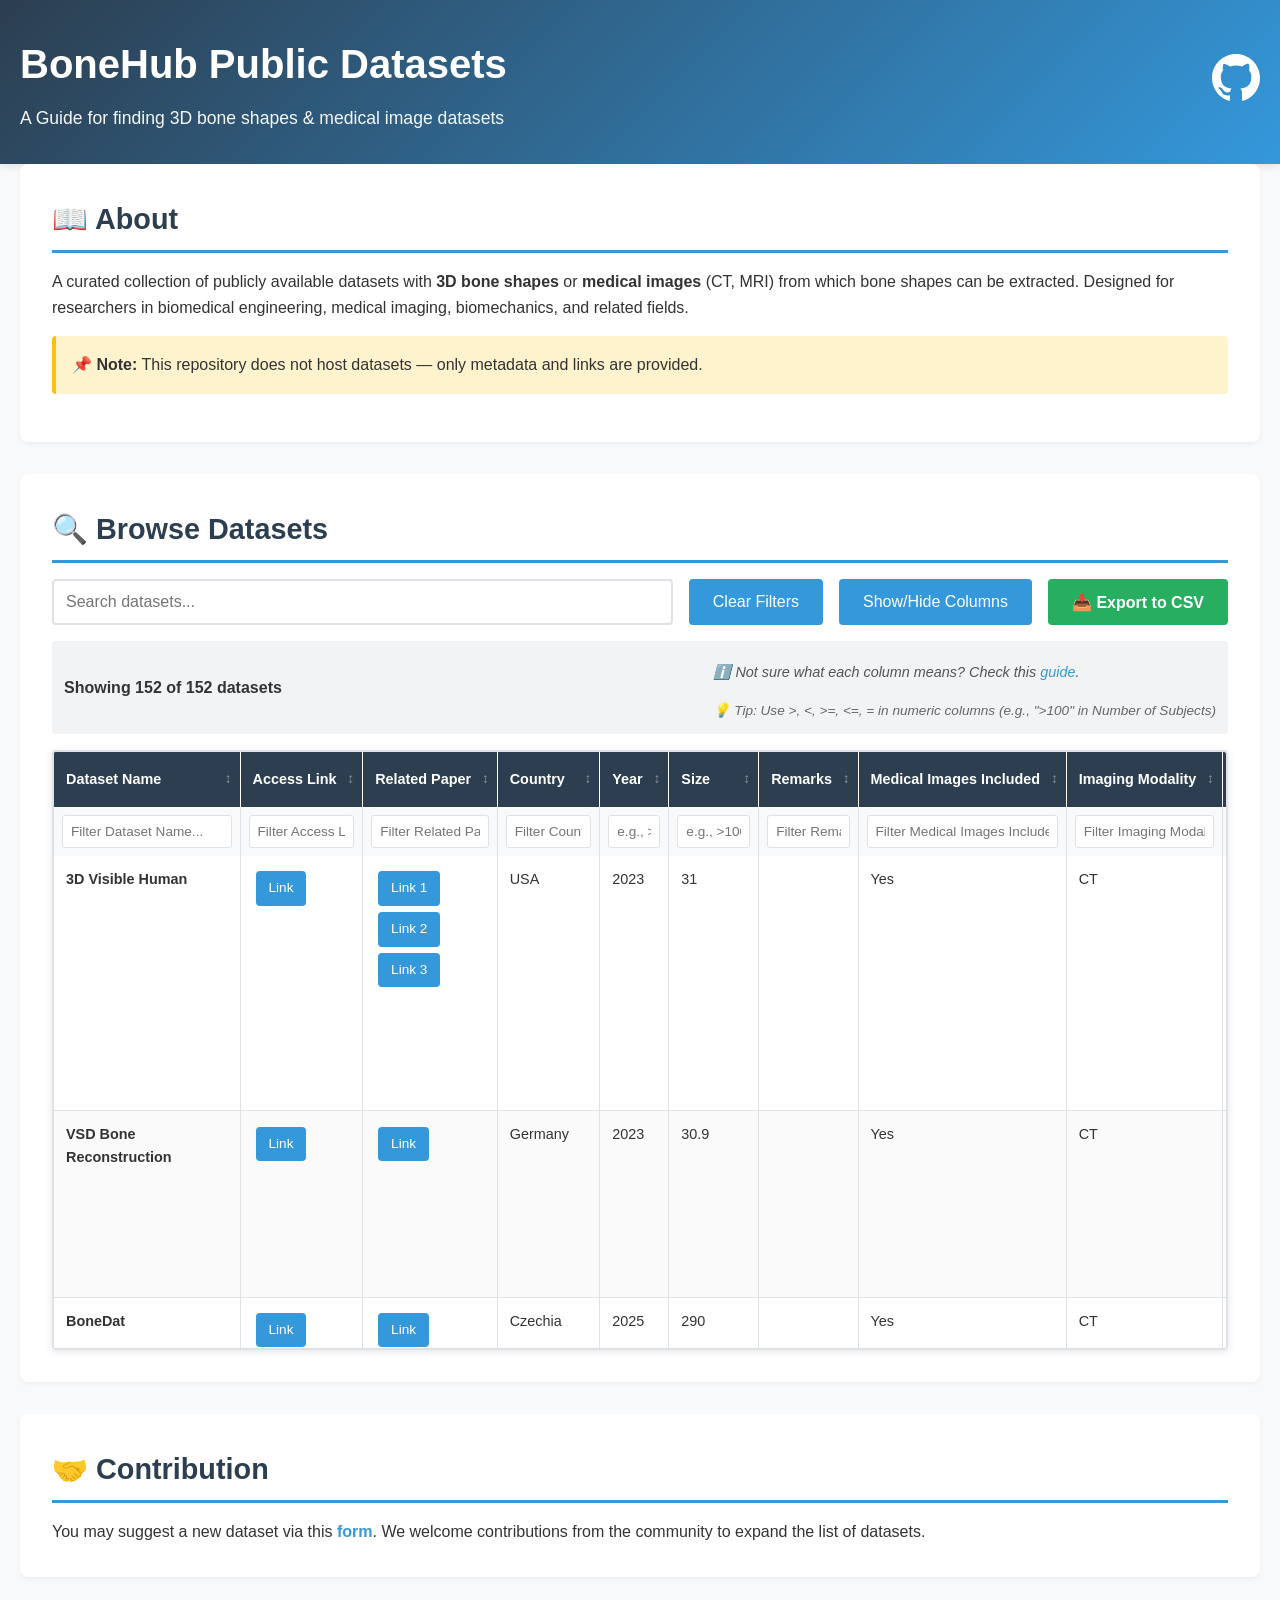
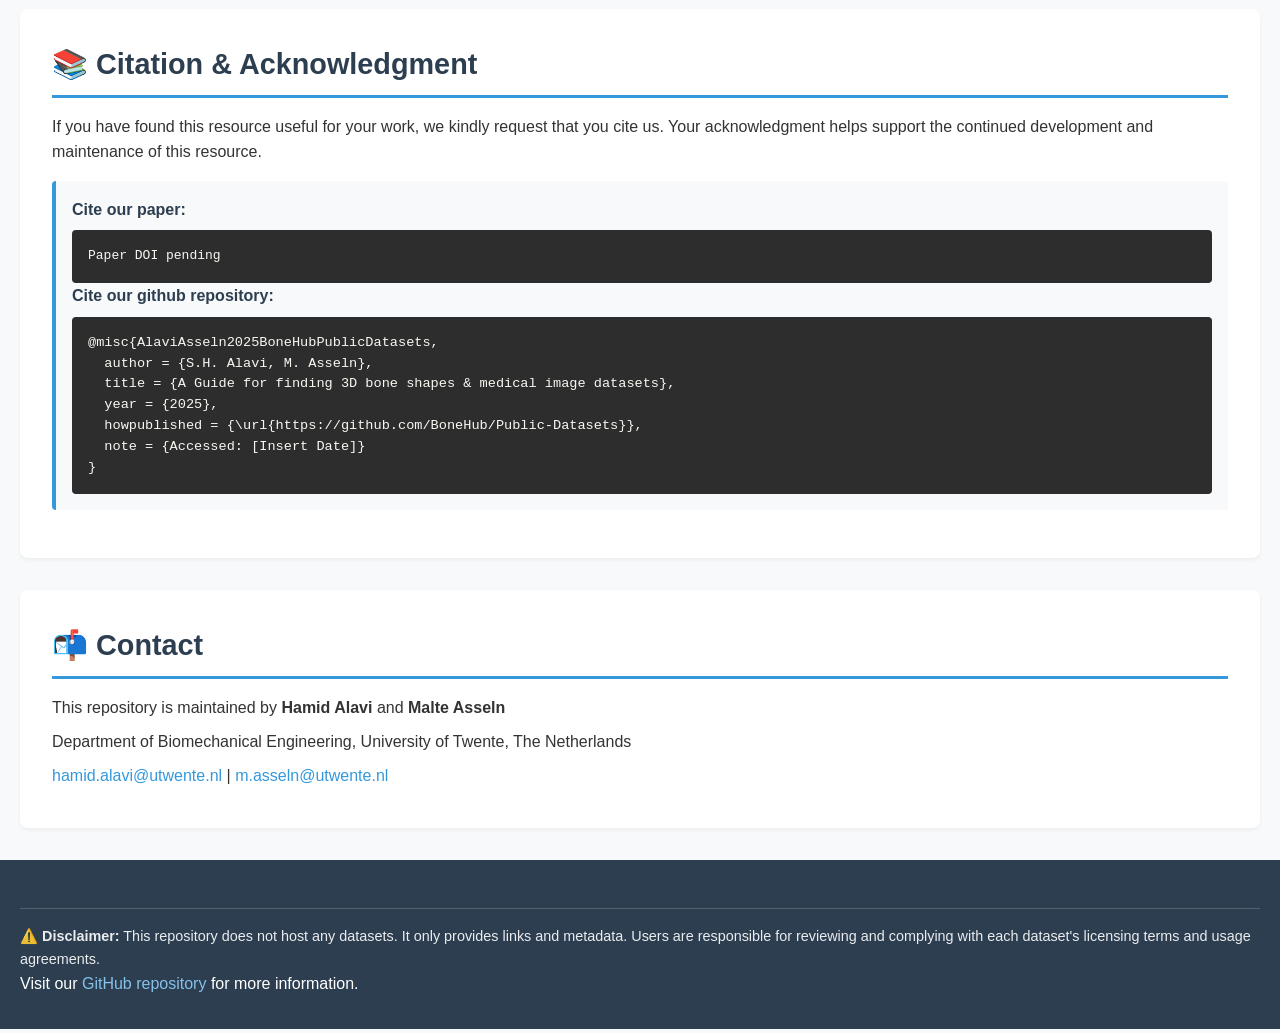
<file: docs/index.html>
<!DOCTYPE html>
<html lang="en">

<head>
    <meta charset="UTF-8">
    <meta name="viewport" content="width=device-width, initial-scale=1.0">
    <title>BoneHub Public Datasets</title>
    <link rel="stylesheet" href="styles.css">
</head>

<body>
    <header>
        <div class="container">
            <div style="display: flex; align-items: center; justify-content: space-between; flex-wrap: wrap;">
                <div>
                    <h1>BoneHub Public Datasets</h1>
                    <p class="subtitle">A Guide for finding 3D bone shapes & medical image datasets</p>
                </div>
                <a href="https://github.com/BoneHub/Public-Datasets" target="_blank" rel="noopener noreferrer"
                    style="color: white; text-decoration: none; transition: opacity 0.2s;" title="View on GitHub"
                    onmouseover="this.style.opacity='0.7'" onmouseout="this.style.opacity='1'">
                    <svg width="48" height="48" viewBox="0 0 16 16" fill="white" xmlns="http://www.w3.org/2000/svg">
                        <path
                            d="M8 0C3.58 0 0 3.58 0 8c0 3.54 2.29 6.53 5.47 7.59.4.07.55-.17.55-.38 0-.19-.01-.82-.01-1.49-2.01.37-2.53-.49-2.69-.94-.09-.23-.48-.94-.82-1.13-.28-.15-.68-.52-.01-.53.63-.01 1.08.58 1.23.82.72 1.21 1.87.87 2.33.66.07-.52.28-.87.51-1.07-1.78-.2-3.64-.89-3.64-3.95 0-.87.31-1.59.82-2.15-.08-.2-.36-1.02.08-2.12 0 0 .67-.21 2.2.82.64-.18 1.32-.27 2-.27.68 0 1.36.09 2 .27 1.53-1.04 2.2-.82 2.2-.82.44 1.1.16 1.92.08 2.12.51.56.82 1.27.82 2.15 0 3.07-1.87 3.75-3.65 3.95.29.25.54.73.54 1.48 0 1.07-.01 1.93-.01 2.2 0 .21.15.46.55.38A8.013 8.013 0 0016 8c0-4.42-3.58-8-8-8z" />
                    </svg>
                </a>
            </div>
        </div>
    </header>

    <main class="container">
        <section class="about">
            <h2>📖 About</h2>
            <p>
                A curated collection of publicly available datasets with <strong>3D bone shapes</strong> or
                <strong>medical images</strong>
                (CT, MRI) from which bone shapes can be extracted. Designed for researchers in biomedical engineering,
                medical imaging,
                biomechanics, and related fields.
            </p>
            <p class="note">
                <strong>📌 Note:</strong> This repository does not host datasets — only metadata and links are provided.
            </p>
        </section>

        <section class="search-section">
            <h2>🔍 Browse Datasets</h2>
            <div class="search-controls">
                <input type="text" id="searchInput" placeholder="Search datasets..." aria-label="Search datasets">
                <button id="clearFilters" class="btn-secondary">Clear Filters</button>
                <button id="toggleColumns" class="btn-secondary">Show/Hide Columns</button>
                <button id="exportCSV" class="btn-export">📥 Export to CSV</button>
            </div>
            <div class="stats">
                <span id="datasetCount">Loading datasets...</span>
                <span class="filter-hint" style="float: right; font-style: italic; color: #666; font-size: 0.85rem;">
                    <p style="font-size: 0.9rem; color: #555; margin-top: 0.5rem; margin-bottom: 1rem;">
                        ℹ️ Not sure what each column means? Check this
                        <a href="https://github.com/BoneHub/Public-Datasets/blob/main/data/README.md" target="_blank"
                            rel="noopener noreferrer">guide</a>.
                    </p>
                    <p>💡 Tip: Use &gt;, &lt;, &gt;=, &lt;=, = in numeric columns (e.g., "&gt;100" in Number of
                        Subjects)</p>
                </span>
            </div>
            <div id="columnToggles" class="column-toggles" style="display: none;">
                <h3>Select Columns to Display</h3>
                <div id="columnCheckboxes" class="checkbox-grid">
                    <!-- Column checkboxes will be dynamically generated -->
                </div>
            </div>

            <div class="table-container">
                <table id="datasetsTable">
                    <thead>
                        <tr id="tableHeader">
                            <!-- Headers will be dynamically generated -->
                        </tr>
                        <tr id="filterRow">
                            <!-- Filter inputs will be dynamically generated -->
                        </tr>
                    </thead>
                    <tbody id="tableBody">
                        <!-- Data rows will be dynamically generated -->
                    </tbody>
                </table>
            </div>
        </section>

        <section class="contribution">
            <h2>🤝 Contribution</h2>
            <p>You may suggest a new dataset via this <strong><a
                        href="https://github.com/BoneHub/Public-Datasets/issues/new?template=new-dataset-suggestion.yml"
                        target="_blank">form</a></strong>. We welcome contributions from the community to expand the
                list of datasets.</p>
        </section>

        <section class="citation">
            <h2>📚 Citation & Acknowledgment</h2>
            <p>If you have found this resource useful for your work, we kindly request that you cite us. Your
                acknowledgment helps support the continued development and maintenance of this resource.</p>
            <div class="citation-box">
                <h3>Cite our paper:</h3>
                <pre>Paper DOI pending</pre>
                <h3>Cite our github repository:</h3>
                <pre><code>@misc{AlaviAsseln2025BoneHubPublicDatasets,
  author = {S.H. Alavi, M. Asseln},
  title = {A Guide for finding 3D bone shapes & medical image datasets},
  year = {2025},
  howpublished = {\url{https://github.com/BoneHub/Public-Datasets}},
  note = {Accessed: [Insert Date]}
}</code></pre>
            </div>
        </section>

        <section class="contact">
            <h2>📬 Contact</h2>
            <p>This repository is maintained by <strong>Hamid Alavi</strong> and <strong>Malte Asseln</strong></p>
            <p>Department of Biomechanical Engineering, University of Twente, The Netherlands</p>
            <p>
                <a href="mailto:hamid.alavi@utwente.nl">hamid.alavi@utwente.nl</a> |
                <a href="mailto:m.asseln@utwente.nl">m.asseln@utwente.nl</a>
            </p>
        </section>
    </main>

    <footer>
        <div class="container">
            <p class="disclaimer">
                <strong>⚠️ Disclaimer:</strong> This repository does not host any datasets. It only provides links and
                metadata.
                Users are responsible for reviewing and complying with each dataset's licensing terms and usage
                agreements.
            </p>
            <p>
                Visit our <a href="https://github.com/BoneHub/Public-Datasets" target="_blank">GitHub repository</a> for
                more information.
            </p>
        </div>
    </footer>

    <script src="data.js"></script>
    <script src="app.js"></script>
</body>

</html>
</file>
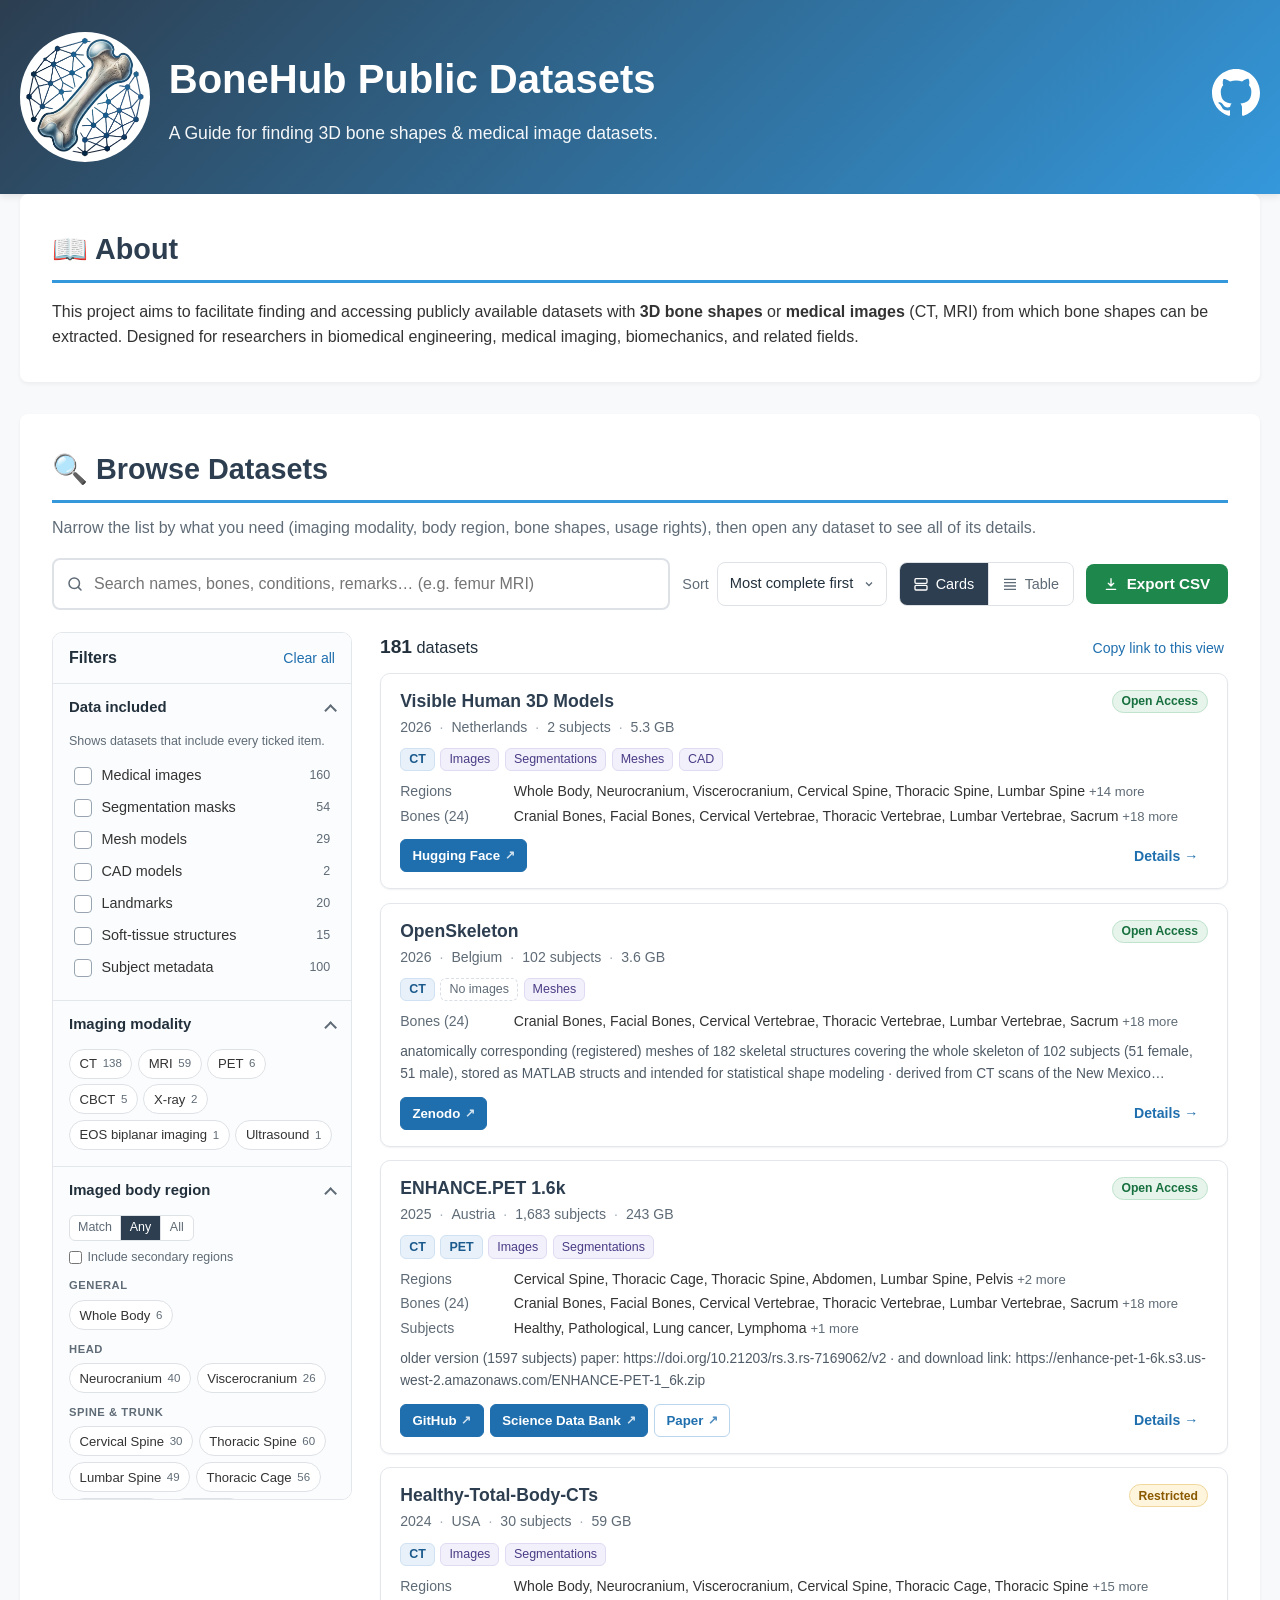
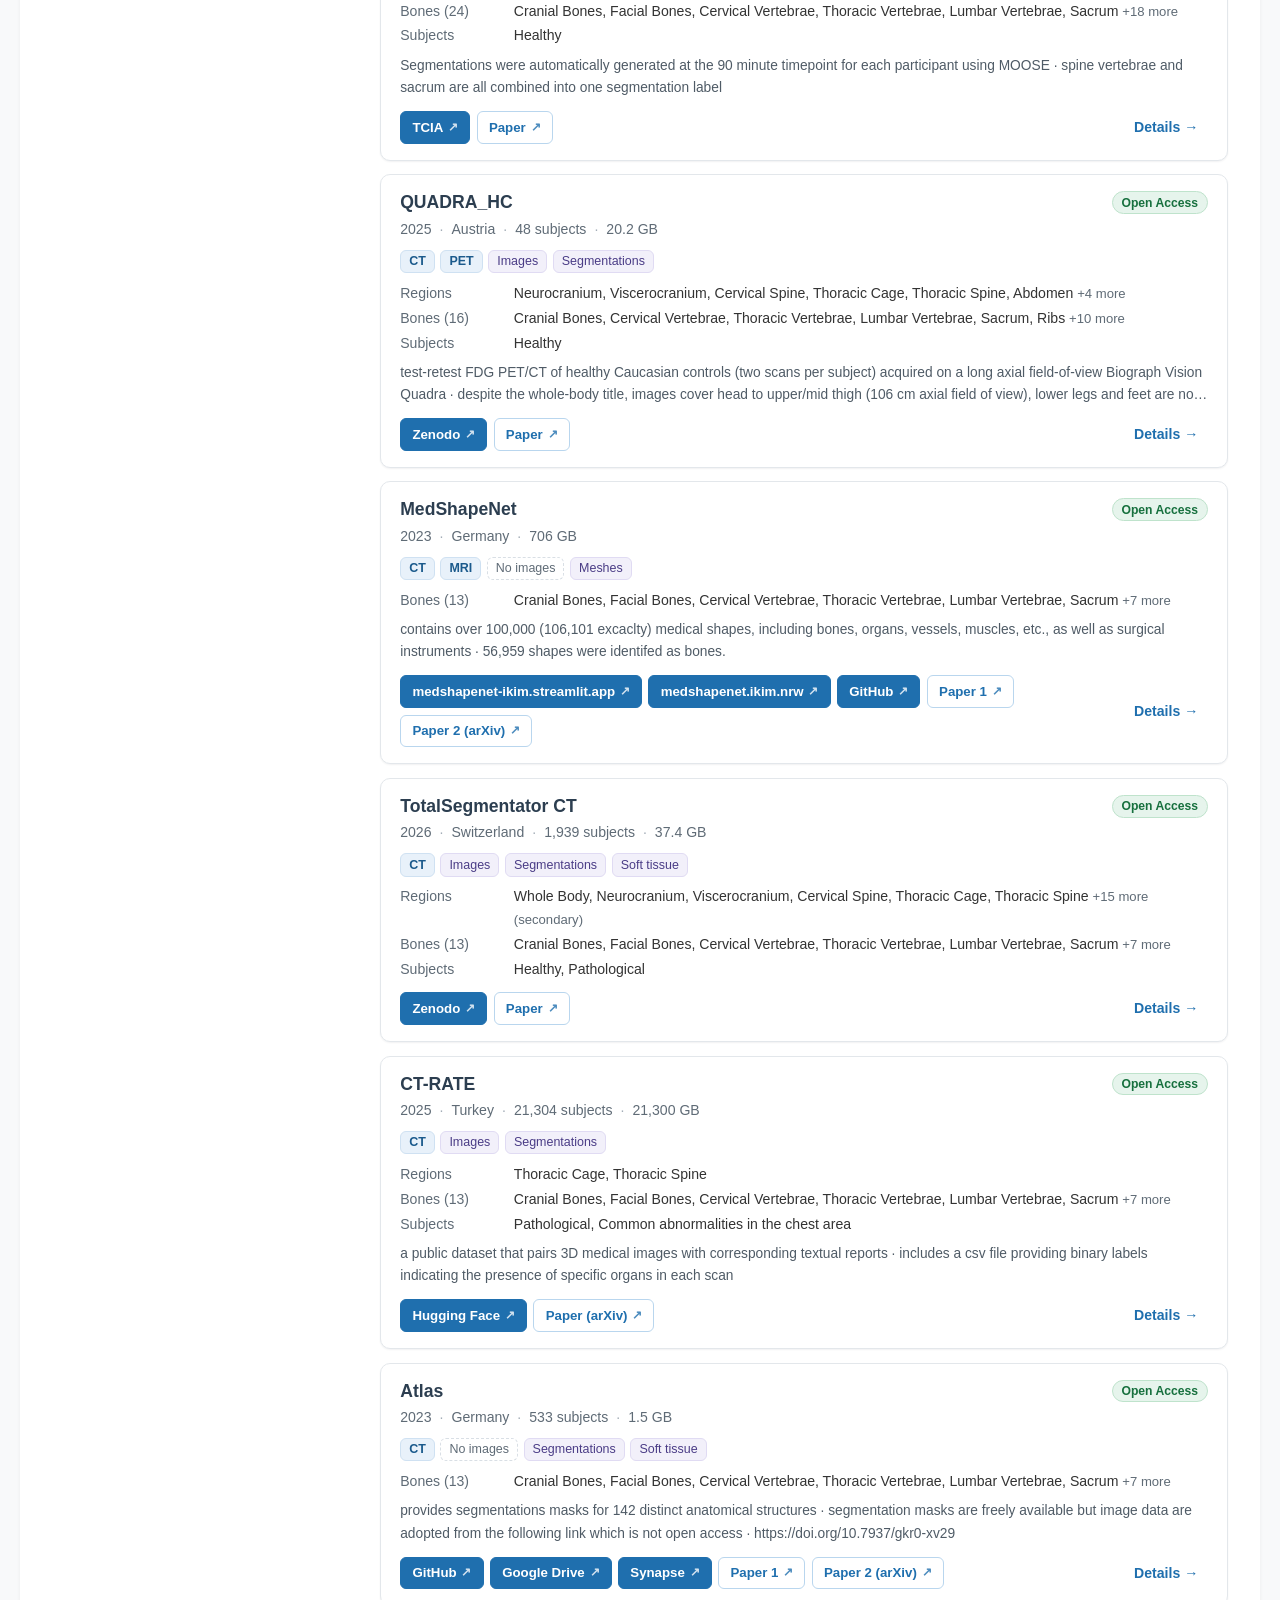
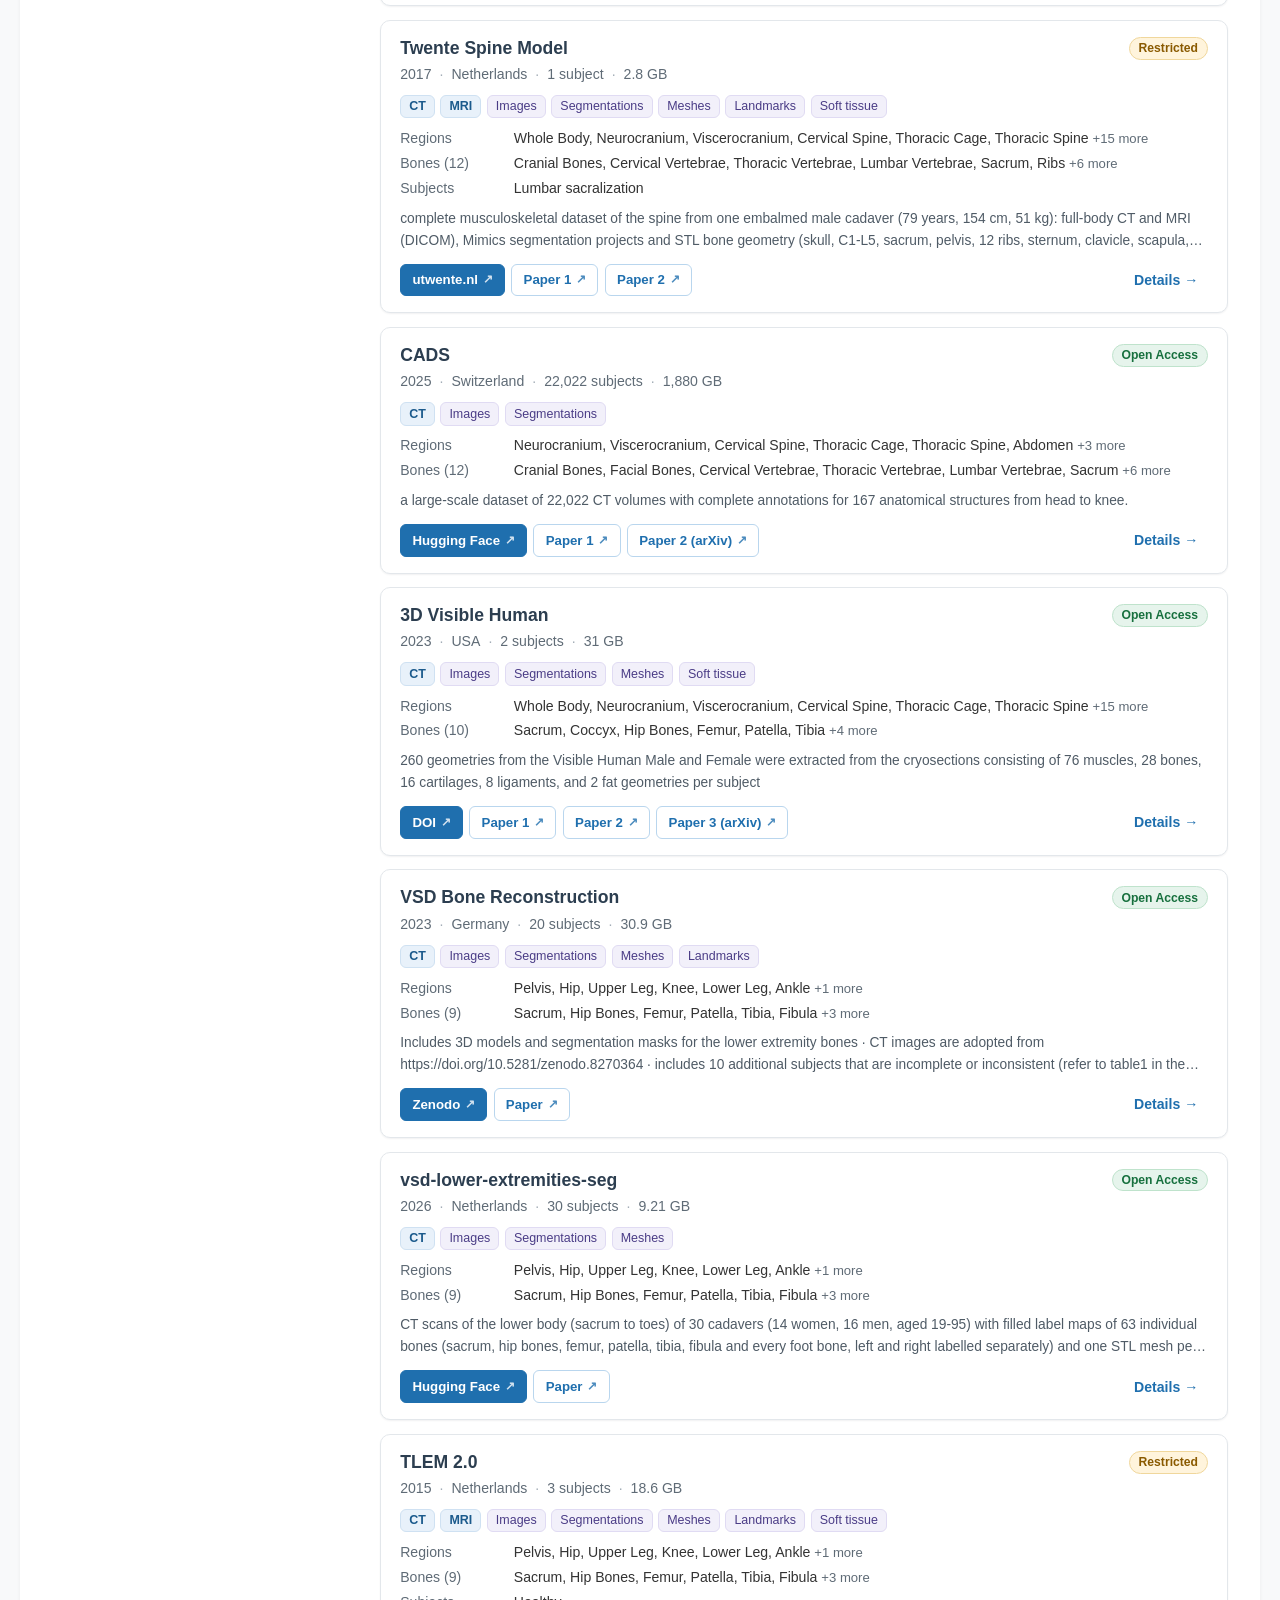
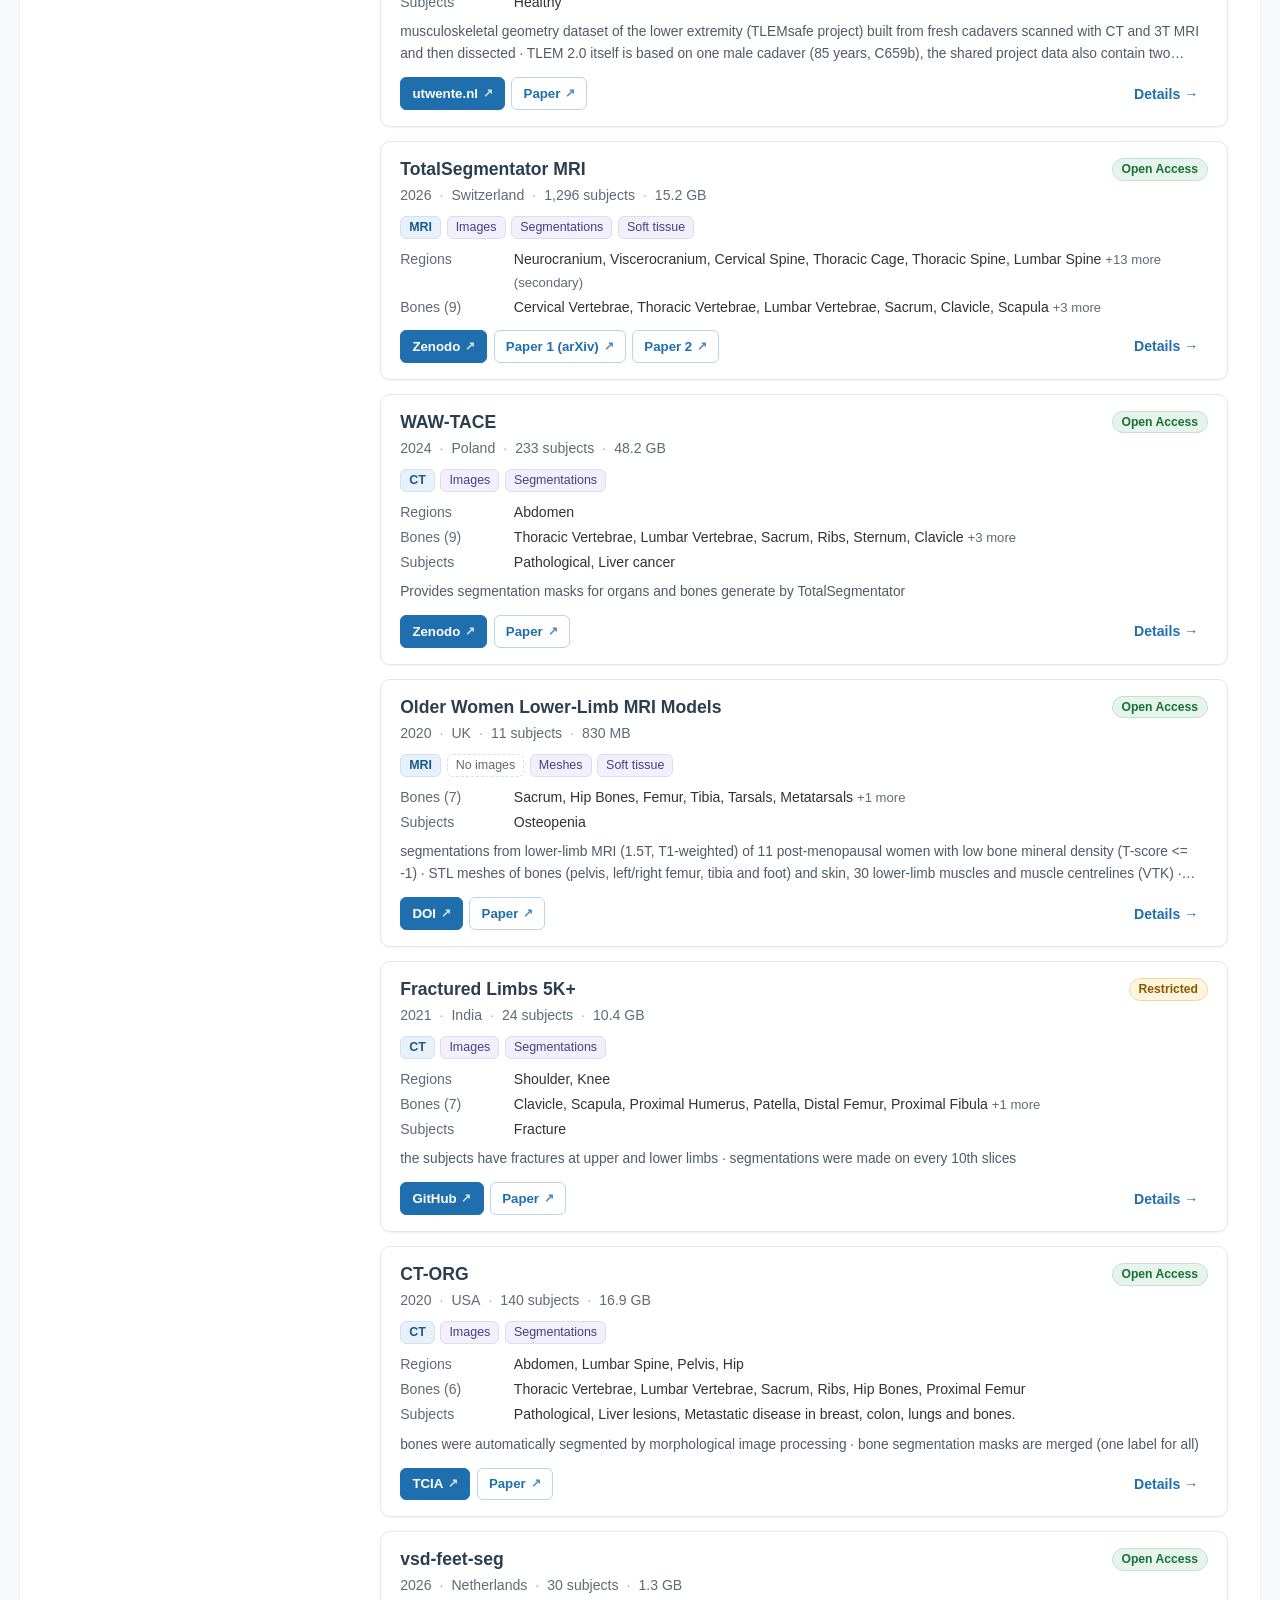
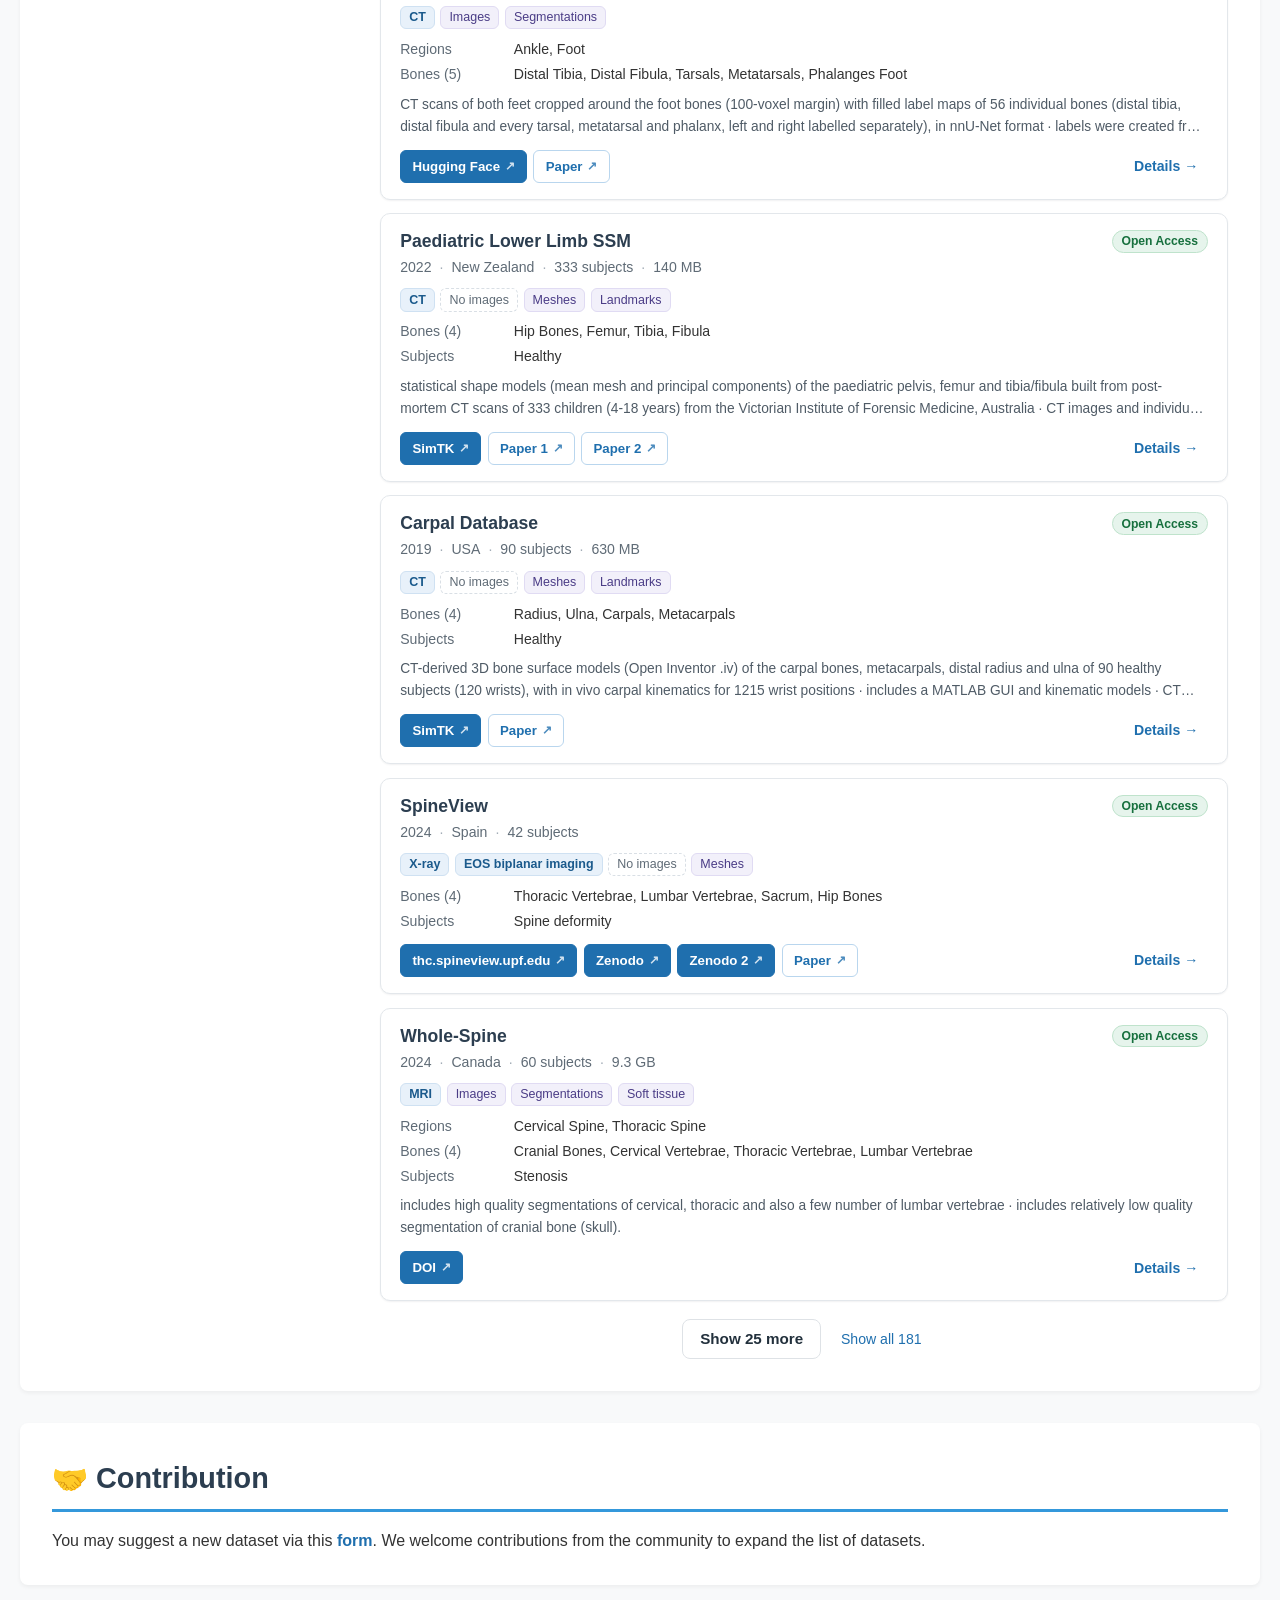
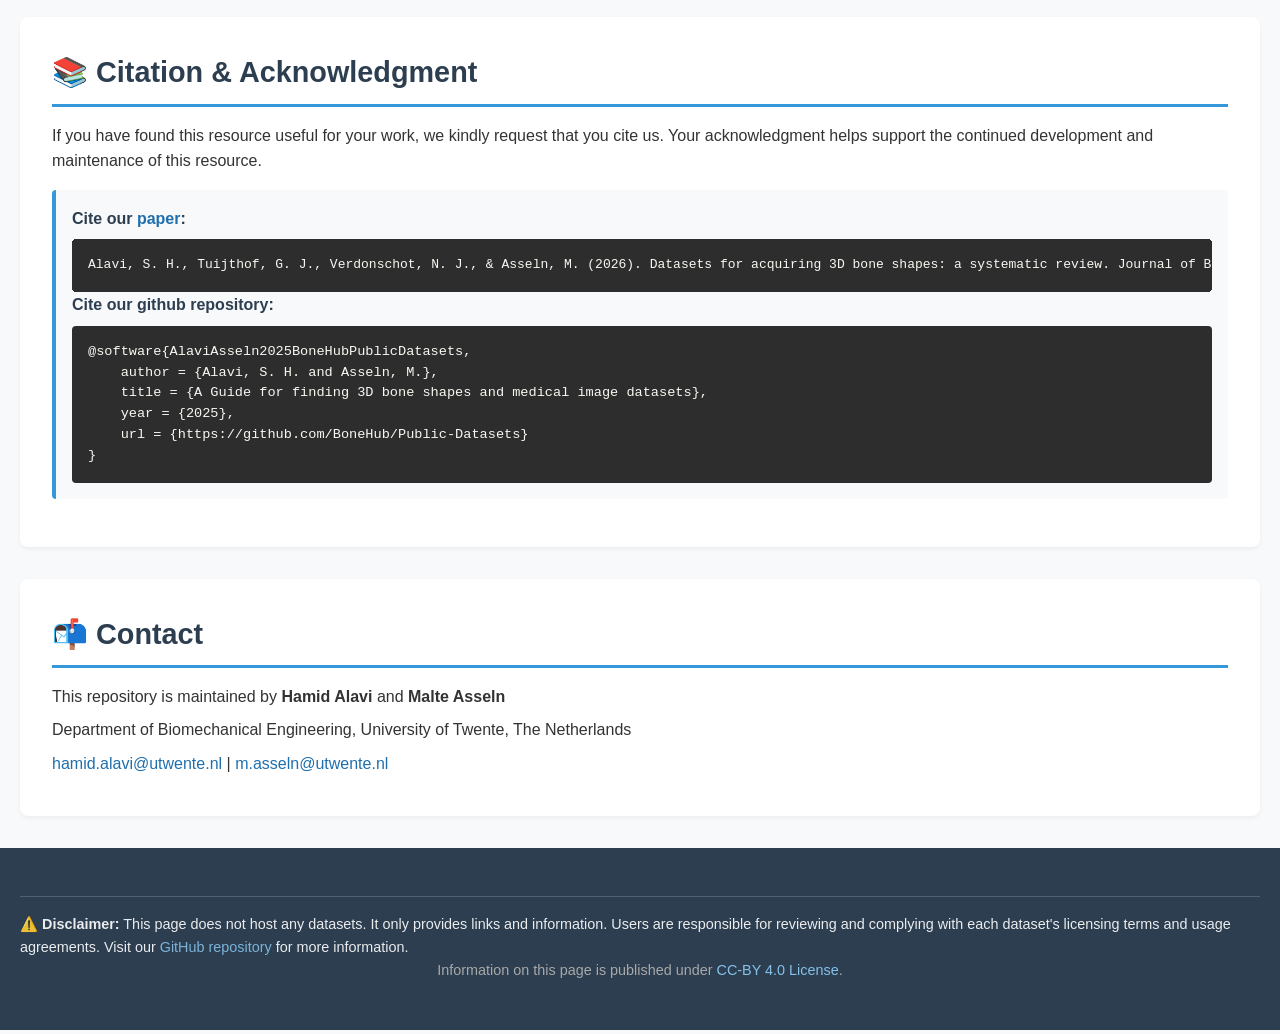
<file: webpage/index.html>
<!DOCTYPE html>
<html lang="en">

<head>
    <meta charset="UTF-8">
    <meta name="viewport" content="width=device-width, initial-scale=1.0">
    <title>BoneHub Public Datasets</title>
    <link rel="stylesheet" href="styles.css">
</head>

<body>
    <header>
        <div class="container">
            <div class="header-top">
                <a href="https://bonehub.github.io" target="_blank" rel="noopener noreferrer" class="site-logo-link"
                    title="Visit BoneHub">
                    <img src="logo.png" alt="BoneHub logo" class="site-logo">
                </a>
                <div class="header-intro">
                    <h1>BoneHub Public Datasets</h1>
                    <p class="subtitle">A Guide for finding 3D bone shapes & medical image datasets.</p>
                </div>
                <a href="https://github.com/BoneHub/Public-Datasets" target="_blank" rel="noopener noreferrer"
                    class="github-link" title="View on GitHub">
                    <svg width="48" height="48" viewBox="0 0 16 16" fill="white" xmlns="http://www.w3.org/2000/svg">
                        <path
                            d="M8 0C3.58 0 0 3.58 0 8c0 3.54 2.29 6.53 5.47 7.59.4.07.55-.17.55-.38 0-.19-.01-.82-.01-1.49-2.01.37-2.53-.49-2.69-.94-.09-.23-.48-.94-.82-1.13-.28-.15-.68-.52-.01-.53.63-.01 1.08.58 1.23.82.72 1.21 1.87.87 2.33.66.07-.52.28-.87.51-1.07-1.78-.2-3.64-.89-3.64-3.95 0-.87.31-1.59.82-2.15-.08-.2-.36-1.02.08-2.12 0 0 .67-.21 2.2.82.64-.18 1.32-.27 2-.27.68 0 1.36.09 2 .27 1.53-1.04 2.2-.82 2.2-.82.44 1.1.16 1.92.08 2.12.51.56.82 1.27.82 2.15 0 3.07-1.87 3.75-3.65 3.95.29.25.54.73.54 1.48 0 1.07-.01 1.93-.01 2.2 0 .21.15.46.55.38A8.013 8.013 0 0016 8c0-4.42-3.58-8-8-8z" />
                    </svg>
                </a>
            </div>
        </div>
    </header>

    <main class="container">
        <section class="about">
            <h2>📖 About</h2>
            <p>
                This project aims to facilitate finding and accessing publicly available datasets with <strong>3D bone
                    shapes</strong> or
                <strong>medical images</strong>
                (CT, MRI) from which bone shapes can be extracted. Designed for researchers in biomedical engineering,
                medical imaging,
                biomechanics, and related fields.
            </p>
        </section>

        <section class="browse" id="browse">
            <h2>🔍 Browse Datasets</h2>
            <p class="browse-intro">Narrow the list by what you need (imaging modality, body region, bone shapes,
                usage rights), then open any dataset to see all of its details.</p>

            <div class="toolbar">
                <div class="search-box">
                    <svg width="18" height="18" viewBox="0 0 24 24" fill="none" stroke="currentColor"
                        stroke-width="2" stroke-linecap="round" aria-hidden="true">
                        <circle cx="11" cy="11" r="7" />
                        <path d="m20 20-3.5-3.5" />
                    </svg>
                    <input type="search" id="searchInput" autocomplete="off"
                        placeholder="Search names, bones, conditions, remarks… (e.g. femur MRI)"
                        aria-label="Search datasets">
                </div>
                <button type="button" id="openFilters" class="btn btn-ghost filters-toggle" aria-controls="filterPanel"
                    aria-expanded="false">
                    <svg width="16" height="16" viewBox="0 0 24 24" fill="none" stroke="currentColor"
                        stroke-width="2" stroke-linecap="round" aria-hidden="true">
                        <path d="M4 6h16M7 12h10M10 18h4" />
                    </svg>
                    Filters <span id="filterCountBadge" class="count-badge" hidden></span>
                </button>
                <label class="sort-control">
                    <span>Sort</span>
                    <select id="sortSelect" aria-label="Sort datasets"></select>
                </label>
                <div class="view-toggle" role="group" aria-label="Result layout">
                    <button type="button" data-view="cards" aria-pressed="true" title="Card view">
                        <svg width="16" height="16" viewBox="0 0 24 24" fill="none" stroke="currentColor"
                            stroke-width="2" aria-hidden="true">
                            <rect x="3" y="4" width="18" height="7" rx="1.5" />
                            <rect x="3" y="14" width="18" height="7" rx="1.5" />
                        </svg>
                        Cards
                    </button>
                    <button type="button" data-view="table" aria-pressed="false" title="Compact table view">
                        <svg width="16" height="16" viewBox="0 0 24 24" fill="none" stroke="currentColor"
                            stroke-width="2" aria-hidden="true">
                            <path d="M3 5h18M3 10h18M3 15h18M3 20h18" />
                        </svg>
                        Table
                    </button>
                </div>
                <button type="button" id="exportCSV" class="btn btn-export" title="Download the filtered datasets (all columns) as CSV">
                    <svg width="16" height="16" viewBox="0 0 24 24" fill="none" stroke="currentColor"
                        stroke-width="2" stroke-linecap="round" stroke-linejoin="round" aria-hidden="true">
                        <path d="M12 4v11m0 0-4-4m4 4 4-4M5 20h14" />
                    </svg>
                    Export CSV
                </button>
            </div>

            <div class="browse-layout">
                <aside id="filterPanel" class="filter-panel" aria-label="Filters">
                    <div class="filter-panel-head">
                        <strong>Filters</strong>
                        <div>
                            <button type="button" id="clearFilters" class="link-btn">Clear all</button>
                            <button type="button" id="closeFilters" class="icon-btn panel-close"
                                aria-label="Close filters">
                                <svg width="18" height="18" viewBox="0 0 24 24" fill="none" stroke="currentColor"
                                    stroke-width="2" stroke-linecap="round" aria-hidden="true">
                                    <path d="M6 6l12 12M18 6 6 18" />
                                </svg>
                            </button>
                        </div>
                    </div>
                    <div id="facets"></div>
                    <p class="facet-guide">What do the fields mean? See the
                        <a href="https://github.com/BoneHub/Public-Datasets/blob/main/data/README.md" target="_blank"
                            rel="noopener noreferrer">field guide</a>.
                    </p>
                    <div class="filter-panel-foot">
                        <button type="button" id="applyFilters" class="btn btn-primary">Show results</button>
                    </div>
                </aside>

                <div class="results">
                    <div class="results-bar">
                        <div id="datasetCount" class="result-count" aria-live="polite">Loading datasets…</div>
                        <button type="button" id="copyViewLink" class="link-btn"
                            title="Copy a link that reopens this exact filtered view">Copy link to this view</button>
                    </div>
                    <div id="activeChips" class="active-chips"></div>
                    <div id="results"></div>
                    <div id="showMoreWrap" class="show-more" hidden>
                        <button type="button" id="showMore" class="btn btn-ghost">Show more</button>
                        <button type="button" id="showAll" class="link-btn">Show all</button>
                    </div>
                </div>
            </div>
        </section>

        <section class="contribution">
            <h2>🤝 Contribution</h2>
            <p>You may suggest a new dataset via this <strong><a
                        href="https://github.com/BoneHub/Public-Datasets/issues/new?template=new-dataset-suggestion.yml"
                        target="_blank">form</a></strong>. We welcome contributions from the community to expand the
                list of datasets.</p>
        </section>

        <section class="citation">
            <h2>📚 Citation & Acknowledgment</h2>
            <p>If you have found this resource useful for your work, we kindly request that you cite us. Your
                acknowledgment helps support the continued development and maintenance of this resource.</p>
            <div class="citation-box">
                <h3>Cite our <a href="https://doi.org/10.1016/j.jbiomech.2026.113288" target="_blank">paper</a>:</h3>
                <pre>Alavi, S. H., Tuijthof, G. J., Verdonschot, N. J., & Asseln, M. (2026). Datasets for acquiring 3D bone shapes: a systematic review. Journal of Biomechanics, 113288. https://doi.org/10.1016/j.jbiomech.2026.113288</pre>
                <h3>Cite our github repository:</h3>
                <pre><code>@software{AlaviAsseln2025BoneHubPublicDatasets,
    author = {Alavi, S. H. and Asseln, M.},
    title = {A Guide for finding 3D bone shapes and medical image datasets},
    year = {2025},
    url = {https://github.com/BoneHub/Public-Datasets}
}</code></pre>
            </div>
        </section>

        <section class="contact">
            <h2>📬 Contact</h2>
            <p>This repository is maintained by <strong>Hamid Alavi</strong> and <strong>Malte Asseln</strong></p>
            <p>Department of Biomechanical Engineering, University of Twente, The Netherlands</p>
            <p>
                <a href="mailto:hamid.alavi@utwente.nl">hamid.alavi@utwente.nl</a> |
                <a href="mailto:m.asseln@utwente.nl">m.asseln@utwente.nl</a>
            </p>
        </section>
    </main>

    <footer>
        <div class="container">
            <p class="disclaimer">
                <strong>⚠️ Disclaimer:</strong> This page does not host any datasets. It only provides links and
                information. Users are responsible for reviewing and complying with each dataset's licensing terms and
                usage agreements.
                Visit our <a href="https://github.com/BoneHub/Public-Datasets" target="_blank">GitHub repository</a> for
                more information.
            </p>
            <span style="font-size: 0.9rem; color: #a8a8a8; text-align: center; display: block;">
                Information on this page is published under
                <a rel="license" href="http://creativecommons.org/licenses/by/4.0/">CC-BY 4.0 License</a>.
            </span>
            <div id="visitor-counter" style="text-align: right; margin-top: 1rem;"></div>
        </div>
    </footer>

    <div id="backdrop" class="backdrop"></div>
    <aside id="detailDrawer" class="drawer" role="dialog" aria-modal="true" aria-labelledby="drawerTitle"
        aria-hidden="true">
        <div class="drawer-bar">
            <div class="drawer-nav">
                <button type="button" id="prevDataset" class="icon-btn" aria-label="Previous dataset"
                    title="Previous dataset (←)">
                    <svg width="18" height="18" viewBox="0 0 24 24" fill="none" stroke="currentColor"
                        stroke-width="2" stroke-linecap="round" aria-hidden="true">
                        <path d="m15 6-6 6 6 6" />
                    </svg>
                </button>
                <span id="drawerPos" class="drawer-pos"></span>
                <button type="button" id="nextDataset" class="icon-btn" aria-label="Next dataset"
                    title="Next dataset (→)">
                    <svg width="18" height="18" viewBox="0 0 24 24" fill="none" stroke="currentColor"
                        stroke-width="2" stroke-linecap="round" aria-hidden="true">
                        <path d="m9 6 6 6-6 6" />
                    </svg>
                </button>
            </div>
            <div class="drawer-tools">
                <button type="button" id="copyDatasetLink" class="link-btn">Copy link</button>
                <button type="button" id="closeDrawer" class="icon-btn" aria-label="Close details" title="Close (Esc)">
                    <svg width="20" height="20" viewBox="0 0 24 24" fill="none" stroke="currentColor"
                        stroke-width="2" stroke-linecap="round" aria-hidden="true">
                        <path d="M6 6l12 12M18 6 6 18" />
                    </svg>
                </button>
            </div>
        </div>
        <div id="drawerBody" class="drawer-body"></div>
    </aside>
    <div id="toast" class="toast" role="status" aria-live="polite"></div>

    <script src="data.js"></script>
    <script src="app.js"></script>
    <script data-goatcounter="https://bonehub-public-datasets.goatcounter.com/count" async
        src="//gc.zgo.at/count.js"></script>
    <script>
        var t = setInterval(function () {
            if (window.goatcounter && window.goatcounter.visit_count) {
                clearInterval(t)
                window.goatcounter.visit_count({
                    append: '#visitor-counter', style: `div { border-color: #fff; background-color: #222; color: #fff; }`
                })
            }
        }, 100)
    </script>
</body>

</html>
</file>
<file: docs/styles.css>
:root {
    --primary-color: #2c3e50;
    --secondary-color: #3498db;
    --accent-color: #e74c3c;
    --background-color: #f8f9fa;
    --card-background: #ffffff;
    --text-color: #333333;
    --border-color: #dee2e6;
    --hover-color: #f1f3f5;
    --link-color: #3498db;
    --link-hover: #2980b9;
}

* {
    margin: 0;
    padding: 0;
    box-sizing: border-box;
}

body {
    font-family: -apple-system, BlinkMacSystemFont, 'Segoe UI', 'Roboto', 'Oxygen', 'Ubuntu', 'Cantarell', sans-serif;
    line-height: 1.6;
    color: var(--text-color);
    background-color: var(--background-color);
}

.container {
    max-width: 1400px;
    margin: 0 auto;
    padding: 0 20px;
}

/* Header */
header {
    background: linear-gradient(135deg, var(--primary-color) 0%, var(--secondary-color) 100%);
    color: white;
    padding: 2rem 0;
    box-shadow: 0 2px 8px rgba(0,0,0,0.1);
}

header h1 {
    font-size: 2.5rem;
    margin-bottom: 0.5rem;
    font-weight: 700;
}

.subtitle {
    font-size: 1.1rem;
    opacity: 0.95;
}

/* Main Content */
main {
    padding: 2rem 0;
}

section {
    background: var(--card-background);
    margin-bottom: 2rem;
    padding: 2rem;
    border-radius: 8px;
    box-shadow: 0 2px 4px rgba(0,0,0,0.05);
}

section h2 {
    color: var(--primary-color);
    margin-bottom: 1rem;
    font-size: 1.8rem;
    border-bottom: 3px solid var(--secondary-color);
    padding-bottom: 0.5rem;
}

.intro ul {
    list-style-position: inside;
    margin: 1rem 0;
    padding-left: 1rem;
}

.intro li {
    margin: 0.5rem 0;
}

.note {
    background-color: #fff3cd;
    border-left: 4px solid #ffc107;
    padding: 1rem;
    margin: 1rem 0;
    border-radius: 4px;
}

/* Search Section */
.search-controls {
    display: flex;
    gap: 1rem;
    margin-bottom: 1rem;
    flex-wrap: wrap;
}

#searchInput {
    flex: 1;
    min-width: 300px;
    padding: 0.75rem;
    font-size: 1rem;
    border: 2px solid var(--border-color);
    border-radius: 4px;
    transition: border-color 0.3s;
}

#searchInput:focus {
    outline: none;
    border-color: var(--secondary-color);
}

.btn-secondary {
    padding: 0.75rem 1.5rem;
    background-color: var(--secondary-color);
    color: white;
    border: none;
    border-radius: 4px;
    cursor: pointer;
    font-size: 1rem;
    transition: background-color 0.3s;
}

.btn-secondary:hover {
    background-color: var(--link-hover);
}

.btn-export {
    padding: 0.75rem 1.5rem;
    background-color: #27ae60;
    color: white;
    border: none;
    border-radius: 4px;
    cursor: pointer;
    font-size: 1rem;
    transition: background-color 0.3s;
    font-weight: 600;
}

.btn-export:hover {
    background-color: #229954;
}

.stats {
    padding: 0.75rem;
    background-color: var(--hover-color);
    border-radius: 4px;
    font-weight: 600;
    display: flex;
    justify-content: space-between;
    align-items: center;
    flex-wrap: wrap;
    gap: 0.5rem;
}

.filter-hint {
    flex-shrink: 0;
    font-weight: normal;
}

/* Table Section */
.table-container {
    overflow-x: auto;
    overflow-y: auto;
    margin-top: 1rem;
    max-height: 600px;
    border: 2px solid var(--border-color);
    border-radius: 4px;
    box-shadow: 0 2px 8px rgba(0,0,0,0.1);
    /* Improve horizontal scrolling */
    scrollbar-width: thin;
    scrollbar-color: var(--secondary-color) var(--hover-color);
}

.table-container::-webkit-scrollbar {
    height: 12px;
    width: 12px;
}

.table-container::-webkit-scrollbar-track {
    background: var(--hover-color);
    border-radius: 4px;
}

.table-container::-webkit-scrollbar-thumb {
    background: var(--secondary-color);
    border-radius: 4px;
}

.table-container::-webkit-scrollbar-thumb:hover {
    background: var(--link-hover);
}

table {
    width: 100%;
    border-collapse: collapse;
    font-size: 0.9rem;
    background-color: white;
}

thead {
    position: sticky;
    top: 0;
    background-color: var(--primary-color);
    color: white;
    z-index: 10;
}

/* Filter row sticky below header */
#filterRow {
    position: sticky;
    top: 48px; /* Adjust based on header height */
    background-color: #f8f9fa;
    z-index: 9;
}

th {
    padding: 1rem 0.75rem;
    text-align: left;
    font-weight: 600;
    white-space: nowrap;
    border-right: 1px solid rgba(255,255,255,0.1);
}

th.sortable {
    cursor: pointer;
    user-select: none;
    position: relative;
    padding-right: 1.6rem;
}

th.sortable::after {
    content: '↕';
    position: absolute;
    right: 0.5rem;
    opacity: 0.45;
    font-size: 0.85rem;
}

th.sortable.sort-active::after {
    opacity: 1;
}

th.sortable.sort-asc::after {
    content: '▲';
}

th.sortable.sort-desc::after {
    content: '▼';
}

th:last-child {
    border-right: none;
}

/* Sticky first column */
th:first-child,
td:first-child {
    position: sticky;
    left: 0;
    z-index: 5;
    background-color: var(--card-background);
    box-shadow: 2px 0 5px rgba(0,0,0,0.15);
    font-weight: 600;
}

thead th:first-child {
    background-color: var(--primary-color);
    z-index: 15;
}

#filterRow td:first-child {
    background-color: #f8f9fa;
    z-index: 5;
}

tbody tr:hover td:first-child {
    background-color: #e3f2fd;
}

tbody tr:nth-child(even) td:first-child {
    background-color: #fafafa;
}

tbody tr:nth-child(even):hover td:first-child {
    background-color: #e3f2fd;
}

/* Column visibility */
.column-hidden {
    display: none;
}

.filter-input {
    width: 100%;
    padding: 0.5rem;
    border: 1px solid var(--border-color);
    border-radius: 3px;
    font-size: 0.85rem;
    background-color: white;
}

.filter-input:focus {
    outline: none;
    border-color: var(--secondary-color);
}

#filterRow {
    background-color: #f8f9fa;
}

#filterRow td {
    padding: 0.5rem;
    border-right: 1px solid var(--border-color);
}

#filterRow td:last-child {
    border-right: none;
}

tbody tr {
    border-bottom: 1px solid var(--border-color);
    transition: background-color 0.2s;
}

tbody tr:hover {
    background-color: #e3f2fd;
}

tbody tr:nth-child(even) {
    background-color: #fafafa;
}

tbody tr:nth-child(even):hover {
    background-color: #e3f2fd;
}

td {
    padding: 0.75rem;
    vertical-align: top;
    border-right: 1px solid var(--border-color);
}

td:last-child {
    border-right: none;
}

/* Links and Buttons */
a {
    color: var(--link-color);
    text-decoration: none;
    transition: color 0.3s;
}

a:hover {
    color: var(--link-hover);
    text-decoration: underline;
}

.btn-link {
    display: inline-block;
    padding: 0.4rem 0.8rem;
    background-color: var(--secondary-color);
    color: white;
    border-radius: 4px;
    font-size: 0.85rem;
    margin: 0.2rem;
    transition: background-color 0.3s;
    text-decoration: none;
}

.btn-link:hover {
    background-color: var(--link-hover);
    text-decoration: none;
}

/* Footer */
footer {
    background-color: var(--primary-color);
    color: white;
    padding: 2rem 0;
    margin-top: 2rem;
}

footer a {
    color: #85c1e9;
}

footer a:hover {
    color: white;
}

.disclaimer {
    margin-top: 1rem;
    padding-top: 1rem;
    border-top: 1px solid rgba(255,255,255,0.2);
    font-size: 0.9rem;
    opacity: 0.9;
}

/* Responsive Design */
@media (max-width: 768px) {
    header h1 {
        font-size: 2rem;
    }
    
    .subtitle {
        font-size: 1rem;
    }
    
    section {
        padding: 1.5rem;
    }
    
    .search-controls {
        flex-direction: column;
    }
    
    #searchInput {
        min-width: 100%;
    }
    
    table {
        font-size: 0.8rem;
    }
    
    th, td {
        padding: 0.5rem;
    }
    
    .checkbox-grid {
        grid-template-columns: 1fr;
    }
}

/* Loading State */
.loading {
    text-align: center;
    padding: 2rem;
    color: var(--secondary-color);
}

/* Empty State */
.empty-state {
    text-align: center;
    padding: 2rem;
    color: #666;
}

/* Column Toggles */
.column-toggles {
    margin-top: 1rem;
    padding: 1rem;
    background-color: var(--hover-color);
    border-radius: 4px;
    border: 1px solid var(--border-color);
}

.column-toggles h3 {
    font-size: 1rem;
    margin-bottom: 0.75rem;
    color: var(--primary-color);
}

.checkbox-grid {
    display: grid;
    grid-template-columns: repeat(auto-fill, minmax(200px, 1fr));
    gap: 0.5rem;
}

.column-checkbox {
    display: flex;
    align-items: center;
    gap: 0.5rem;
    padding: 0.25rem;
}

.column-checkbox input[type="checkbox"] {
    cursor: pointer;
}

.column-checkbox label {
    cursor: pointer;
    user-select: none;
    font-size: 0.9rem;
}

/* Citation Box */
.citation-box {
    background-color: #f8f9fa;
    border-left: 4px solid var(--secondary-color);
    padding: 1rem;
    margin: 1rem 0;
    border-radius: 4px;
}

.citation-box h3 {
    font-size: 1rem;
    margin-bottom: 0.5rem;
    color: var(--primary-color);
}

.citation-box pre {
    background-color: #2d2d2d;
    color: #f8f8f2;
    padding: 1rem;
    border-radius: 4px;
    overflow-x: auto;
    margin: 0;
}

.citation-box code {
    font-family: 'Courier New', Courier, monospace;
    font-size: 0.85rem;
    line-height: 1.5;
}

/* Contact Section */
.contact p {
    margin: 0.5rem 0;
}
</file>
<file: webpage/styles.css>
:root {
    --primary-color: #2c3e50;
    --secondary-color: #3498db;
    --accent-color: #e74c3c;
    --background-color: #f8f9fa;
    --card-background: #ffffff;
    --text-color: #333333;
    --border-color: #dee2e6;
    --hover-color: #f1f3f5;
    --link-color: #1f6fae;
    --link-hover: #155a8f;

    --ink: #22303c;
    --muted: #5f6b76;
    --line: #e3e7eb;
    --panel: #fbfcfd;
    --chip-bg: #eef3f8;
    --hit-bg: #fff0b3;
    --ok: #17703e;
    --ok-bg: #e6f4ec;
    --ok-line: #bfe3cc;
    --warn: #8a5a00;
    --warn-bg: #fff4dc;
    --warn-line: #f0d79c;
    --neutral: #55616c;
    --neutral-bg: #eef1f4;
    --neutral-line: #d9dfe5;
    --radius: 10px;
    --shadow-1: 0 1px 2px rgba(16, 24, 40, 0.06);
    --shadow-2: 0 10px 30px rgba(16, 24, 40, 0.18);
}

* {
    margin: 0;
    padding: 0;
    box-sizing: border-box;
}

[hidden] {
    display: none !important;
}

body {
    font-family: -apple-system, BlinkMacSystemFont, 'Segoe UI', 'Roboto', 'Oxygen', 'Ubuntu', 'Cantarell', sans-serif;
    line-height: 1.6;
    color: var(--text-color);
    background-color: var(--background-color);
}

body.has-overlay {
    overflow: hidden;
}

button,
input,
select {
    font: inherit;
    color: inherit;
}

.visually-hidden {
    position: absolute;
    width: 1px;
    height: 1px;
    overflow: hidden;
    clip: rect(0 0 0 0);
    white-space: nowrap;
}

:focus-visible {
    outline: 2px solid var(--secondary-color);
    outline-offset: 2px;
}

.container {
    max-width: 1400px;
    margin: 0 auto;
    padding: 0 20px;
}

/* Header */
header {
    background: linear-gradient(135deg, var(--primary-color) 0%, var(--secondary-color) 100%);
    color: white;
    padding: 2rem 0;
    box-shadow: 0 2px 8px rgba(0, 0, 0, 0.1);
}

.header-top {
    display: flex;
    align-items: center;
    justify-content: space-between;
    gap: 1.2rem;
    flex-wrap: wrap;
}

.site-logo-link {
    display: inline-flex;
    align-items: center;
    justify-content: center;
    flex-shrink: 0;
    border-radius: 50%;
    overflow: hidden;
    padding: 0.3rem;
    background: rgba(255, 255, 255, 1.0);
    transition: transform 0.2s ease, background-color 0.2s ease;
}

.site-logo-link:hover {
    background: rgba(255, 255, 255, 0.582);
    transform: translateY(-1px);
    text-decoration: none;
}

.site-logo {
    width: 120px;
    height: 120px;
    object-fit: contain;
    display: block;
}

.header-intro {
    flex: 1;
    min-width: 260px;
}

.github-link {
    color: white;
    text-decoration: none;
    transition: opacity 0.2s ease;
}

.github-link:hover {
    opacity: 0.75;
    color: white;
    text-decoration: none;
}

header h1 {
    font-size: 2.5rem;
    margin-bottom: 0.5rem;
    font-weight: 700;
}

.subtitle {
    font-size: 1.1rem;
    opacity: 0.95;
}

/* Main Content */
main {
    padding: 2rem 0;
}

section {
    background: var(--card-background);
    margin-bottom: 2rem;
    padding: 2rem;
    border-radius: 8px;
    box-shadow: 0 2px 4px rgba(0, 0, 0, 0.05);
}

section h2 {
    color: var(--primary-color);
    margin-bottom: 1rem;
    font-size: 1.8rem;
    border-bottom: 3px solid var(--secondary-color);
    padding-bottom: 0.5rem;
}

.note {
    background-color: #fff3cd;
    border-left: 4px solid #ffc107;
    padding: 1rem;
    margin: 1rem 0;
    border-radius: 4px;
}

/* Links */
a {
    color: var(--link-color);
    text-decoration: none;
    transition: color 0.2s;
}

a:hover {
    color: var(--link-hover);
    text-decoration: underline;
}

/* ------------------------------------------------------------------ */
/* Generic controls                                                    */
/* ------------------------------------------------------------------ */

.btn {
    display: inline-flex;
    align-items: center;
    gap: 0.45rem;
    padding: 0.62rem 1.05rem;
    border-radius: 8px;
    border: 1px solid transparent;
    cursor: pointer;
    font-size: 0.95rem;
    font-weight: 600;
    line-height: 1.2;
    white-space: nowrap;
    transition: background-color 0.15s, border-color 0.15s, color 0.15s;
}

.btn-primary {
    background: var(--primary-color);
    color: #fff;
}

.btn-primary:hover {
    background: #1f2d3a;
}

.btn-ghost {
    background: #fff;
    border-color: var(--border-color);
    color: var(--ink);
}

.btn-ghost:hover {
    border-color: var(--secondary-color);
    color: var(--link-color);
}

.btn-export {
    background-color: #1e874b;
    color: #fff;
}

.btn-export:hover {
    background-color: #186d3c;
}

.link-btn {
    background: none;
    border: 0;
    padding: 0.15rem 0.25rem;
    color: var(--link-color);
    cursor: pointer;
    font-size: 0.88rem;
    border-radius: 4px;
}

.link-btn:hover {
    color: var(--link-hover);
    text-decoration: underline;
}

.icon-btn {
    display: inline-flex;
    align-items: center;
    justify-content: center;
    width: 2.25rem;
    height: 2.25rem;
    border-radius: 8px;
    border: 1px solid transparent;
    background: none;
    color: var(--ink);
    cursor: pointer;
}

.icon-btn:hover:not(:disabled) {
    background: var(--hover-color);
}

.icon-btn:disabled {
    opacity: 0.35;
    cursor: default;
}

.count-badge,
.facet-badge {
    display: inline-block;
    min-width: 1.35rem;
    padding: 0 0.4rem;
    border-radius: 999px;
    background: var(--secondary-color);
    color: #fff;
    font-size: 0.72rem;
    font-weight: 700;
    line-height: 1.35rem;
    text-align: center;
}

.muted {
    color: var(--muted);
}

/* ------------------------------------------------------------------ */
/* Browse section                                                      */
/* ------------------------------------------------------------------ */

.browse-intro {
    color: var(--muted);
    margin: -0.25rem 0 1.1rem;
}

.toolbar {
    display: flex;
    flex-wrap: wrap;
    gap: 0.75rem;
    align-items: center;
    margin-bottom: 1.4rem;
}

.search-box {
    position: relative;
    flex: 1 1 340px;
    min-width: 0;
}

.search-box svg {
    position: absolute;
    left: 0.85rem;
    top: 50%;
    transform: translateY(-50%);
    color: var(--muted);
    pointer-events: none;
}

#searchInput {
    width: 100%;
    padding: 0.7rem 0.9rem 0.7rem 2.5rem;
    font-size: 1rem;
    border: 2px solid var(--border-color);
    border-radius: 8px;
    background: #fff;
    transition: border-color 0.15s, box-shadow 0.15s;
}

#searchInput:focus {
    outline: none;
    border-color: var(--secondary-color);
    box-shadow: 0 0 0 3px rgba(52, 152, 219, 0.18);
}

.filters-toggle {
    display: none;
}

.sort-control {
    display: inline-flex;
    align-items: center;
    gap: 0.5rem;
    font-size: 0.9rem;
    color: var(--muted);
}

.sort-control select {
    padding: 0.6rem 2rem 0.6rem 0.75rem;
    border: 1px solid var(--border-color);
    border-radius: 8px;
    background: #fff url("data:image/svg+xml,%3Csvg xmlns='http://www.w3.org/2000/svg' width='12' height='12' viewBox='0 0 24 24' fill='none' stroke='%235f6b76' stroke-width='2.5'%3E%3Cpath d='m6 9 6 6 6-6'/%3E%3C/svg%3E") right 0.7rem center no-repeat;
    appearance: none;
    -webkit-appearance: none;
    color: var(--ink);
    font-size: 0.92rem;
    cursor: pointer;
}

.view-toggle {
    display: inline-flex;
    border: 1px solid var(--border-color);
    border-radius: 8px;
    overflow: hidden;
    background: #fff;
}

.view-toggle button {
    display: inline-flex;
    align-items: center;
    gap: 0.4rem;
    padding: 0.58rem 0.85rem;
    border: 0;
    background: none;
    color: var(--muted);
    font-size: 0.9rem;
    cursor: pointer;
}

.view-toggle button+button {
    border-left: 1px solid var(--border-color);
}

.view-toggle button[aria-pressed="true"] {
    background: var(--primary-color);
    color: #fff;
}

.browse-layout {
    display: grid;
    grid-template-columns: 300px minmax(0, 1fr);
    gap: 1.75rem;
    align-items: start;
}

/* ------------------------------------------------------------------ */
/* Filter panel                                                        */
/* ------------------------------------------------------------------ */

.filter-panel {
    position: sticky;
    top: 1rem;
    max-height: calc(100vh - 2rem);
    overflow-y: auto;
    overscroll-behavior: contain;
    border: 1px solid var(--line);
    border-radius: var(--radius);
    background: var(--panel);
    scrollbar-width: thin;
}

.filter-panel-head {
    position: sticky;
    top: 0;
    z-index: 2;
    display: flex;
    justify-content: space-between;
    align-items: center;
    padding: 0.7rem 0.75rem 0.7rem 1rem;
    background: var(--panel);
    border-bottom: 1px solid var(--line);
    color: var(--ink);
}

.filter-panel-head>div {
    display: flex;
    align-items: center;
    gap: 0.25rem;
}

.panel-close,
.filter-panel-foot {
    display: none;
}

.facet {
    border-bottom: 1px solid var(--line);
}

.facet>summary {
    display: flex;
    align-items: center;
    gap: 0.5rem;
    padding: 0.75rem 1rem;
    list-style: none;
    cursor: pointer;
    font-weight: 600;
    font-size: 0.93rem;
    color: var(--ink);
    user-select: none;
}

.facet>summary::-webkit-details-marker {
    display: none;
}

.facet>summary::after {
    content: '';
    margin-left: auto;
    width: 0.45rem;
    height: 0.45rem;
    border-right: 2px solid var(--muted);
    border-bottom: 2px solid var(--muted);
    transform: rotate(45deg) translate(-2px, -2px);
    transition: transform 0.15s;
}

.facet[open]>summary::after {
    transform: rotate(-135deg) translate(-2px, -2px);
}

.facet>summary:hover {
    background: var(--hover-color);
}

.facet-body {
    padding: 0 1rem 1rem;
}

.facet-note {
    font-size: 0.78rem;
    color: var(--muted);
    margin-bottom: 0.5rem;
}

.facet-tools {
    display: flex;
    flex-wrap: wrap;
    align-items: center;
    justify-content: space-between;
    gap: 0.4rem 0.75rem;
    margin-bottom: 0.6rem;
}

.seg {
    display: inline-flex;
    align-items: center;
    border: 1px solid var(--border-color);
    border-radius: 6px;
    overflow: hidden;
    background: #fff;
    font-size: 0.78rem;
}

.seg-label {
    padding: 0.15rem 0.5rem;
    color: var(--muted);
    border-right: 1px solid var(--border-color);
}

.seg button {
    padding: 0.15rem 0.55rem;
    border: 0;
    background: none;
    cursor: pointer;
    color: var(--muted);
}

.seg button+button {
    border-left: 1px solid var(--border-color);
}

.seg button[aria-pressed="true"] {
    background: var(--primary-color);
    color: #fff;
}

.mini-check {
    display: inline-flex;
    align-items: center;
    gap: 0.35rem;
    font-size: 0.78rem;
    color: var(--muted);
    cursor: pointer;
}

.facet-search {
    width: 100%;
    margin-bottom: 0.55rem;
    padding: 0.4rem 0.6rem;
    border: 1px solid var(--border-color);
    border-radius: 6px;
    font-size: 0.85rem;
    background: #fff;
}

.facet-search:focus {
    outline: none;
    border-color: var(--secondary-color);
}

.facet-options.is-chips:not(.is-grouped),
.opt-group-items {
    display: flex;
    flex-wrap: wrap;
    gap: 0.35rem;
}

.opt-group+.opt-group {
    margin-top: 0.65rem;
}

.opt-group-title {
    margin-bottom: 0.3rem;
    font-size: 0.7rem;
    font-weight: 700;
    letter-spacing: 0.05em;
    text-transform: uppercase;
    color: var(--muted);
}

.opt {
    cursor: pointer;
}

.opt:disabled {
    opacity: 0.4;
    cursor: default;
}

.opt-count {
    color: var(--muted);
    font-size: 0.78rem;
    font-variant-numeric: tabular-nums;
}

.opt-row {
    display: flex;
    align-items: center;
    gap: 0.6rem;
    width: 100%;
    padding: 0.28rem 0.3rem;
    border: 0;
    border-radius: 6px;
    background: none;
    text-align: left;
    font-size: 0.9rem;
    color: var(--text-color);
}

.opt-row::before {
    content: '';
    flex: 0 0 auto;
    width: 1rem;
    height: 1rem;
    border: 1.5px solid #98a4b0;
    border-radius: 4px;
    background: #fff;
}

.opt-row[aria-pressed="true"]::before {
    border-color: var(--secondary-color);
    background: var(--secondary-color) url("data:image/svg+xml,%3Csvg xmlns='http://www.w3.org/2000/svg' width='12' height='12' viewBox='0 0 24 24' fill='none' stroke='white' stroke-width='3.5' stroke-linecap='round' stroke-linejoin='round'%3E%3Cpath d='M5 12.5 10 17 19 7'/%3E%3C/svg%3E") center no-repeat;
}

.opt-row:hover:not(:disabled) {
    background: var(--hover-color);
}

.opt-row .opt-label {
    flex: 1 1 auto;
    min-width: 0;
}

.opt-chip {
    display: inline-flex;
    align-items: center;
    gap: 0.35rem;
    padding: 0.22rem 0.6rem;
    border: 1px solid var(--border-color);
    border-radius: 999px;
    background: #fff;
    font-size: 0.82rem;
    color: var(--text-color);
}

.opt-chip .opt-count {
    font-size: 0.72rem;
}

.opt-chip:hover:not(:disabled) {
    border-color: var(--secondary-color);
}

.opt-chip[aria-pressed="true"] {
    background: var(--primary-color);
    border-color: var(--primary-color);
    color: #fff;
}

.opt-chip[aria-pressed="true"] .opt-count {
    color: rgba(255, 255, 255, 0.75);
}

.facet-more {
    margin-top: 0.35rem;
}

.range-row {
    display: grid;
    grid-template-columns: 5.2rem minmax(0, 1fr) auto minmax(0, 1fr);
    align-items: center;
    gap: 0.4rem;
    margin-bottom: 0.45rem;
}

.range-label {
    font-size: 0.86rem;
    color: var(--ink);
}

.range-row input {
    width: 100%;
    padding: 0.35rem 0.5rem;
    border: 1px solid var(--border-color);
    border-radius: 6px;
    font-size: 0.85rem;
    background: #fff;
}

.range-row input:focus {
    outline: none;
    border-color: var(--secondary-color);
}

.range-dash {
    color: var(--muted);
}

.facet-guide {
    padding: 0.85rem 1rem;
    font-size: 0.82rem;
    color: var(--muted);
}

/* ------------------------------------------------------------------ */
/* Results                                                             */
/* ------------------------------------------------------------------ */

.results {
    min-width: 0;
}

.results-bar {
    display: flex;
    flex-wrap: wrap;
    align-items: baseline;
    justify-content: space-between;
    gap: 0.5rem 1rem;
    margin-bottom: 0.6rem;
}

.result-count {
    font-size: 1.02rem;
    color: var(--ink);
}

.result-count strong {
    font-size: 1.2rem;
}

.active-chips {
    display: flex;
    flex-wrap: wrap;
    align-items: center;
    gap: 0.4rem;
    margin-bottom: 0.9rem;
}

.active-chip {
    display: inline-flex;
    align-items: center;
    gap: 0.35rem;
    padding: 0.2rem 0.45rem 0.2rem 0.7rem;
    border: 1px solid #cfe3f4;
    border-radius: 999px;
    background: #e9f3fb;
    color: #164f7a;
    font-size: 0.82rem;
    cursor: pointer;
}

.active-chip .x {
    font-size: 1rem;
    line-height: 1;
    opacity: 0.7;
}

.active-chip:hover {
    border-color: #9cc6e8;
}

.active-chip:hover .x {
    opacity: 1;
}

/* Cards */
.card-list {
    display: flex;
    flex-direction: column;
    gap: 0.85rem;
}

.card {
    padding: 1rem 1.2rem;
    border: 1px solid var(--line);
    border-radius: var(--radius);
    background: #fff;
    box-shadow: var(--shadow-1);
    cursor: pointer;
    transition: border-color 0.15s, box-shadow 0.15s;
}

.card:hover {
    border-color: #b7d5ee;
    box-shadow: 0 6px 18px rgba(44, 62, 80, 0.09);
}

.card-head {
    display: flex;
    align-items: flex-start;
    justify-content: space-between;
    gap: 1rem;
}

.card-title {
    font-size: 1.1rem;
    line-height: 1.35;
}

.card-open {
    padding: 0;
    border: 0;
    background: none;
    color: var(--primary-color);
    font-weight: 700;
    text-align: left;
    cursor: pointer;
}

.card:hover .card-open,
.card-open:hover {
    color: var(--link-color);
}

.card-badges {
    display: flex;
    flex-wrap: wrap;
    justify-content: flex-end;
    gap: 0.3rem;
    flex-shrink: 0;
}

.card-meta {
    display: flex;
    flex-wrap: wrap;
    margin-top: 0.15rem;
    color: var(--muted);
    font-size: 0.88rem;
}

.card-meta span+span::before {
    content: '·';
    margin: 0 0.5rem;
    color: #a3adb7;
}

.card-tags {
    display: flex;
    flex-wrap: wrap;
    gap: 0.35rem;
    margin: 0.6rem 0 0.2rem;
}

.tag {
    display: inline-block;
    padding: 0.08rem 0.5rem;
    border: 1px solid transparent;
    border-radius: 6px;
    font-size: 0.78rem;
    line-height: 1.5;
}

.tag-modality {
    background: #e8f1fa;
    border-color: #cfe1f2;
    color: #1b5a8c;
    font-weight: 700;
}

.tag-data {
    background: #f2f0fa;
    border-color: #e0dbf3;
    color: #4a3c86;
}

.tag.is-muted {
    background: #fff;
    border-style: dashed;
    border-color: var(--neutral-line);
    color: var(--muted);
}

.tag.is-hit {
    box-shadow: 0 0 0 2px #f2c94c;
}

.badge {
    display: inline-block;
    padding: 0.08rem 0.55rem;
    border: 1px solid;
    border-radius: 999px;
    font-size: 0.76rem;
    font-weight: 600;
    line-height: 1.5;
    white-space: nowrap;
}

.badge-ok {
    background: var(--ok-bg);
    border-color: var(--ok-line);
    color: var(--ok);
}

.badge-warn {
    background: var(--warn-bg);
    border-color: var(--warn-line);
    color: var(--warn);
}

.badge-neutral {
    background: var(--neutral-bg);
    border-color: var(--neutral-line);
    color: var(--neutral);
}

.card-facts {
    display: grid;
    gap: 0.15rem;
    margin-top: 0.55rem;
    font-size: 0.88rem;
}

.card-facts>div {
    display: grid;
    grid-template-columns: 6.5rem minmax(0, 1fr);
    gap: 0.6rem;
}

.card-facts dt {
    color: var(--muted);
}

.card-facts dd {
    color: var(--text-color);
}

mark {
    padding: 0 0.15rem;
    border-radius: 3px;
    background: var(--hit-bg);
    color: inherit;
    font-weight: 600;
}

.more {
    color: var(--muted);
    font-size: 0.82rem;
    white-space: nowrap;
}

.card-remarks {
    display: -webkit-box;
    -webkit-line-clamp: 2;
    -webkit-box-orient: vertical;
    overflow: hidden;
    margin-top: 0.5rem;
    color: #4f5b66;
    font-size: 0.86rem;
}

.card-actions {
    display: flex;
    align-items: center;
    justify-content: space-between;
    gap: 0.75rem;
    margin-top: 0.75rem;
}

.card-links {
    display: flex;
    flex-wrap: wrap;
    gap: 0.4rem;
}

.btn-link {
    display: inline-flex;
    align-items: center;
    gap: 0.3rem;
    padding: 0.3rem 0.7rem;
    border: 1px solid var(--link-color);
    border-radius: 6px;
    background: var(--link-color);
    color: #fff;
    font-size: 0.83rem;
    font-weight: 600;
    white-space: nowrap;
    text-decoration: none;
    transition: background-color 0.15s, border-color 0.15s;
}

.btn-link:hover {
    background: var(--link-hover);
    border-color: var(--link-hover);
    color: #fff;
    text-decoration: none;
}

.btn-link-ghost {
    background: #fff;
    color: var(--link-color);
    border-color: #b9d6ee;
}

.btn-link-ghost:hover {
    background: #eef6fc;
    border-color: var(--secondary-color);
    color: var(--link-hover);
}

.btn-link .ext {
    font-size: 0.75rem;
    opacity: 0.8;
}

.btn-details {
    flex-shrink: 0;
    padding: 0.3rem 0.6rem;
    border: 0;
    border-radius: 6px;
    background: none;
    color: var(--link-color);
    font-size: 0.88rem;
    font-weight: 600;
    cursor: pointer;
}

.btn-details:hover {
    background: #eef6fc;
}

/* Compact table */
.table-wrap {
    overflow-x: auto;
    border: 1px solid var(--line);
    border-radius: var(--radius);
    background: #fff;
}

.dtable {
    width: 100%;
    border-collapse: collapse;
    font-size: 0.86rem;
}

.dtable th,
.dtable td {
    padding: 0.5rem 0.6rem;
    text-align: left;
    vertical-align: middle;
    border-bottom: 1px solid var(--line);
}

.dtable thead th {
    background: #f4f6f8;
    color: var(--ink);
    font-weight: 700;
    font-size: 0.8rem;
    white-space: nowrap;
}

.dtable .num {
    text-align: right;
    font-variant-numeric: tabular-nums;
    white-space: nowrap;
}

.th-sort {
    display: inline-flex;
    align-items: center;
    gap: 0.3rem;
    padding: 0;
    border: 0;
    background: none;
    font-weight: 700;
    cursor: pointer;
}

.sort-ind {
    font-size: 0.7rem;
    color: #9aa5b1;
}

.th-sort.is-active .sort-ind {
    color: var(--secondary-color);
}

.dtable tbody tr {
    cursor: pointer;
}

.dtable tbody tr:hover,
.dtable tbody tr:focus-visible {
    background: #f0f7fd;
}

.dtable tbody tr:last-child td {
    border-bottom: 0;
}

.t-name {
    min-width: 170px;
    max-width: 260px;
}

.t-title {
    font-weight: 600;
    color: var(--primary-color);
}

.t-ext {
    padding: 0 0.2rem;
    border-radius: 4px;
    font-size: 0.8rem;
    font-weight: 700;
    white-space: nowrap;
}

.t-ext:hover {
    background: #eef6fc;
    text-decoration: none;
}

.t-regions {
    max-width: 180px;
    overflow: hidden;
    text-overflow: ellipsis;
    white-space: nowrap;
    color: #4f5b66;
}

.t-data,
.t-access {
    white-space: nowrap;
}

.ind {
    display: inline-block;
    min-width: 2rem;
    margin-right: 0.15rem;
    padding: 0 0.25rem;
    border: 1px dashed #d4dae0;
    border-radius: 4px;
    color: #b3bcc5;
    font-size: 0.7rem;
    font-weight: 700;
    text-align: center;
}

.ind.on {
    border: 1px solid #e0dbf3;
    background: #f2f0fa;
    color: #4a3c86;
}

.show-more {
    display: flex;
    align-items: center;
    justify-content: center;
    gap: 1rem;
    margin-top: 1.1rem;
}

.empty-state {
    padding: 2.5rem 1rem;
    text-align: center;
    color: var(--muted);
    border: 1px dashed var(--border-color);
    border-radius: var(--radius);
}

.empty-state p+p {
    margin-top: 0.25rem;
}

.empty-state .btn {
    margin-top: 1rem;
}

/* ------------------------------------------------------------------ */
/* Detail drawer                                                       */
/* ------------------------------------------------------------------ */

.backdrop {
    position: fixed;
    inset: 0;
    z-index: 90;
    background: rgba(15, 23, 32, 0.45);
    opacity: 0;
    visibility: hidden;
    transition: opacity 0.2s, visibility 0s 0.2s;
}

.backdrop.is-visible {
    opacity: 1;
    visibility: visible;
    transition: opacity 0.2s;
}

.drawer {
    position: fixed;
    top: 0;
    right: 0;
    bottom: 0;
    z-index: 100;
    display: flex;
    flex-direction: column;
    width: min(700px, 100%);
    background: #fff;
    box-shadow: var(--shadow-2);
    transform: translateX(100%);
    visibility: hidden;
    transition: transform 0.25s ease, visibility 0s 0.25s;
}

.drawer.is-open {
    transform: none;
    visibility: visible;
    transition: transform 0.25s ease;
}

.drawer-bar {
    display: flex;
    align-items: center;
    justify-content: space-between;
    gap: 1rem;
    padding: 0.5rem 0.75rem;
    border-bottom: 1px solid var(--line);
    background: var(--panel);
}

.drawer-nav,
.drawer-tools {
    display: flex;
    align-items: center;
    gap: 0.25rem;
}

.drawer-pos {
    min-width: 5.5rem;
    text-align: center;
    font-size: 0.85rem;
    color: var(--muted);
    font-variant-numeric: tabular-nums;
}

.drawer-body {
    flex: 1;
    overflow-y: auto;
    overscroll-behavior: contain;
    padding: 1.25rem 1.6rem 2rem;
}

.drawer-kicker {
    font-size: 0.75rem;
    font-weight: 700;
    letter-spacing: 0.06em;
    text-transform: uppercase;
    color: var(--muted);
}

.drawer-title {
    margin: 0.1rem 0 0.25rem;
    font-size: 1.55rem;
    line-height: 1.25;
    color: var(--primary-color);
}

.drawer-actions {
    display: flex;
    flex-wrap: wrap;
    gap: 0.45rem;
    margin-top: 0.9rem;
}

.drawer-actions .btn-link {
    padding: 0.42rem 0.85rem;
    font-size: 0.88rem;
}

.drawer-note {
    margin-top: 0.6rem;
    font-size: 0.82rem;
    color: var(--muted);
}

.dsec {
    margin-top: 1.6rem;
}

.dsec h3 {
    padding-bottom: 0.35rem;
    margin-bottom: 0.2rem;
    border-bottom: 2px solid var(--line);
    font-size: 0.76rem;
    font-weight: 700;
    letter-spacing: 0.07em;
    text-transform: uppercase;
    color: var(--muted);
}

.fields .field {
    display: grid;
    grid-template-columns: 10.5rem minmax(0, 1fr);
    gap: 0.9rem;
    padding: 0.5rem 0;
    border-bottom: 1px solid #f0f2f4;
}

.fields dt {
    font-size: 0.86rem;
    color: var(--muted);
}

.fields dt[title] {
    text-decoration: underline dotted #a3adb7;
    text-underline-offset: 3px;
    cursor: help;
}

.fields dd {
    font-size: 0.92rem;
    overflow-wrap: anywhere;
}

.chips {
    display: flex;
    flex-wrap: wrap;
    gap: 0.3rem;
}

.chip {
    padding: 0.08rem 0.5rem;
    border-radius: 6px;
    background: var(--chip-bg);
    font-size: 0.83rem;
}

.chip.is-hit {
    background: var(--hit-bg);
    font-weight: 600;
}

.bullets {
    padding-left: 1.1rem;
}

.bullets li+li {
    margin-top: 0.2rem;
}

.drawer-foot {
    margin-top: 1.75rem;
    padding-top: 1rem;
    border-top: 1px solid var(--line);
    font-size: 0.82rem;
    color: var(--muted);
}

.toast {
    position: fixed;
    left: 50%;
    bottom: 1.5rem;
    z-index: 200;
    padding: 0.6rem 1rem;
    border-radius: 8px;
    background: var(--primary-color);
    color: #fff;
    font-size: 0.9rem;
    box-shadow: var(--shadow-2);
    opacity: 0;
    transform: translate(-50%, 0.5rem);
    pointer-events: none;
    transition: opacity 0.2s, transform 0.2s;
}

.toast.is-visible {
    opacity: 1;
    transform: translate(-50%, 0);
}

/* ------------------------------------------------------------------ */
/* Footer & other sections                                             */
/* ------------------------------------------------------------------ */

footer {
    background-color: var(--primary-color);
    color: white;
    padding: 2rem 0;
    margin-top: 2rem;
}

footer a {
    color: #85c1e9;
}

footer a:hover {
    color: white;
}

.disclaimer {
    margin-top: 1rem;
    padding-top: 1rem;
    border-top: 1px solid rgba(255, 255, 255, 0.2);
    font-size: 0.9rem;
    opacity: 0.9;
}

.citation-box {
    background-color: #f8f9fa;
    border-left: 4px solid var(--secondary-color);
    padding: 1rem;
    margin: 1rem 0;
    border-radius: 4px;
}

.citation-box h3 {
    font-size: 1rem;
    margin-bottom: 0.5rem;
    color: var(--primary-color);
}

.citation-box pre {
    background-color: #2d2d2d;
    color: #f8f8f2;
    padding: 1rem;
    border-radius: 4px;
    overflow-x: auto;
    margin: 0;
}

.citation-box code {
    font-family: 'Courier New', Courier, monospace;
    font-size: 0.85rem;
    line-height: 1.5;
}

.contact p {
    margin: 0.5rem 0;
}

/* ------------------------------------------------------------------ */
/* Responsive                                                          */
/* ------------------------------------------------------------------ */

@media (max-width: 1000px) {
    .browse-layout {
        grid-template-columns: minmax(0, 1fr);
    }

    .filters-toggle {
        display: inline-flex;
    }

    .filter-panel {
        position: fixed;
        top: 0;
        left: 0;
        bottom: 0;
        z-index: 100;
        width: min(380px, 92vw);
        max-height: none;
        border: 0;
        border-radius: 0;
        background: #fff;
        box-shadow: var(--shadow-2);
        transform: translateX(-100%);
        visibility: hidden;
        transition: transform 0.25s ease, visibility 0s 0.25s;
    }

    .filter-panel.is-open {
        transform: none;
        visibility: visible;
        transition: transform 0.25s ease;
    }

    .filter-panel-head {
        background: #fff;
    }

    .panel-close {
        display: inline-flex;
    }

    .filter-panel-foot {
        display: block;
        position: sticky;
        bottom: 0;
        padding: 0.75rem 1rem;
        background: #fff;
        border-top: 1px solid var(--line);
    }

    .filter-panel-foot .btn {
        width: 100%;
        justify-content: center;
    }
}

@media (max-width: 768px) {
    header h1 {
        font-size: 2rem;
    }

    .subtitle {
        font-size: 1rem;
    }

    section {
        padding: 1.25rem;
    }

    .container {
        padding: 0 12px;
    }

    .toolbar {
        gap: 0.5rem;
    }

    .search-box {
        flex-basis: 100%;
    }

    .sort-control span {
        display: none;
    }

    .btn-export {
        margin-left: auto;
    }

    .card {
        padding: 0.9rem;
    }

    .card-head {
        flex-direction: column;
        gap: 0.35rem;
    }

    .card-badges {
        justify-content: flex-start;
    }

    .card-facts>div {
        grid-template-columns: minmax(0, 1fr);
        gap: 0;
    }

    .card-actions {
        flex-direction: column;
        align-items: flex-start;
    }

    .fields .field {
        grid-template-columns: minmax(0, 1fr);
        gap: 0.15rem;
    }

    .drawer-body {
        padding: 1rem 1rem 2rem;
    }
}

@media (max-width: 480px) {

    .view-toggle button,
    .btn-export {
        font-size: 0;
        gap: 0;
        padding-left: 0.7rem;
        padding-right: 0.7rem;
    }

    .view-toggle button svg,
    .btn-export svg {
        width: 18px;
        height: 18px;
    }
}

@media (prefers-reduced-motion: reduce) {
    * {
        transition: none !important;
    }
}
</file>
